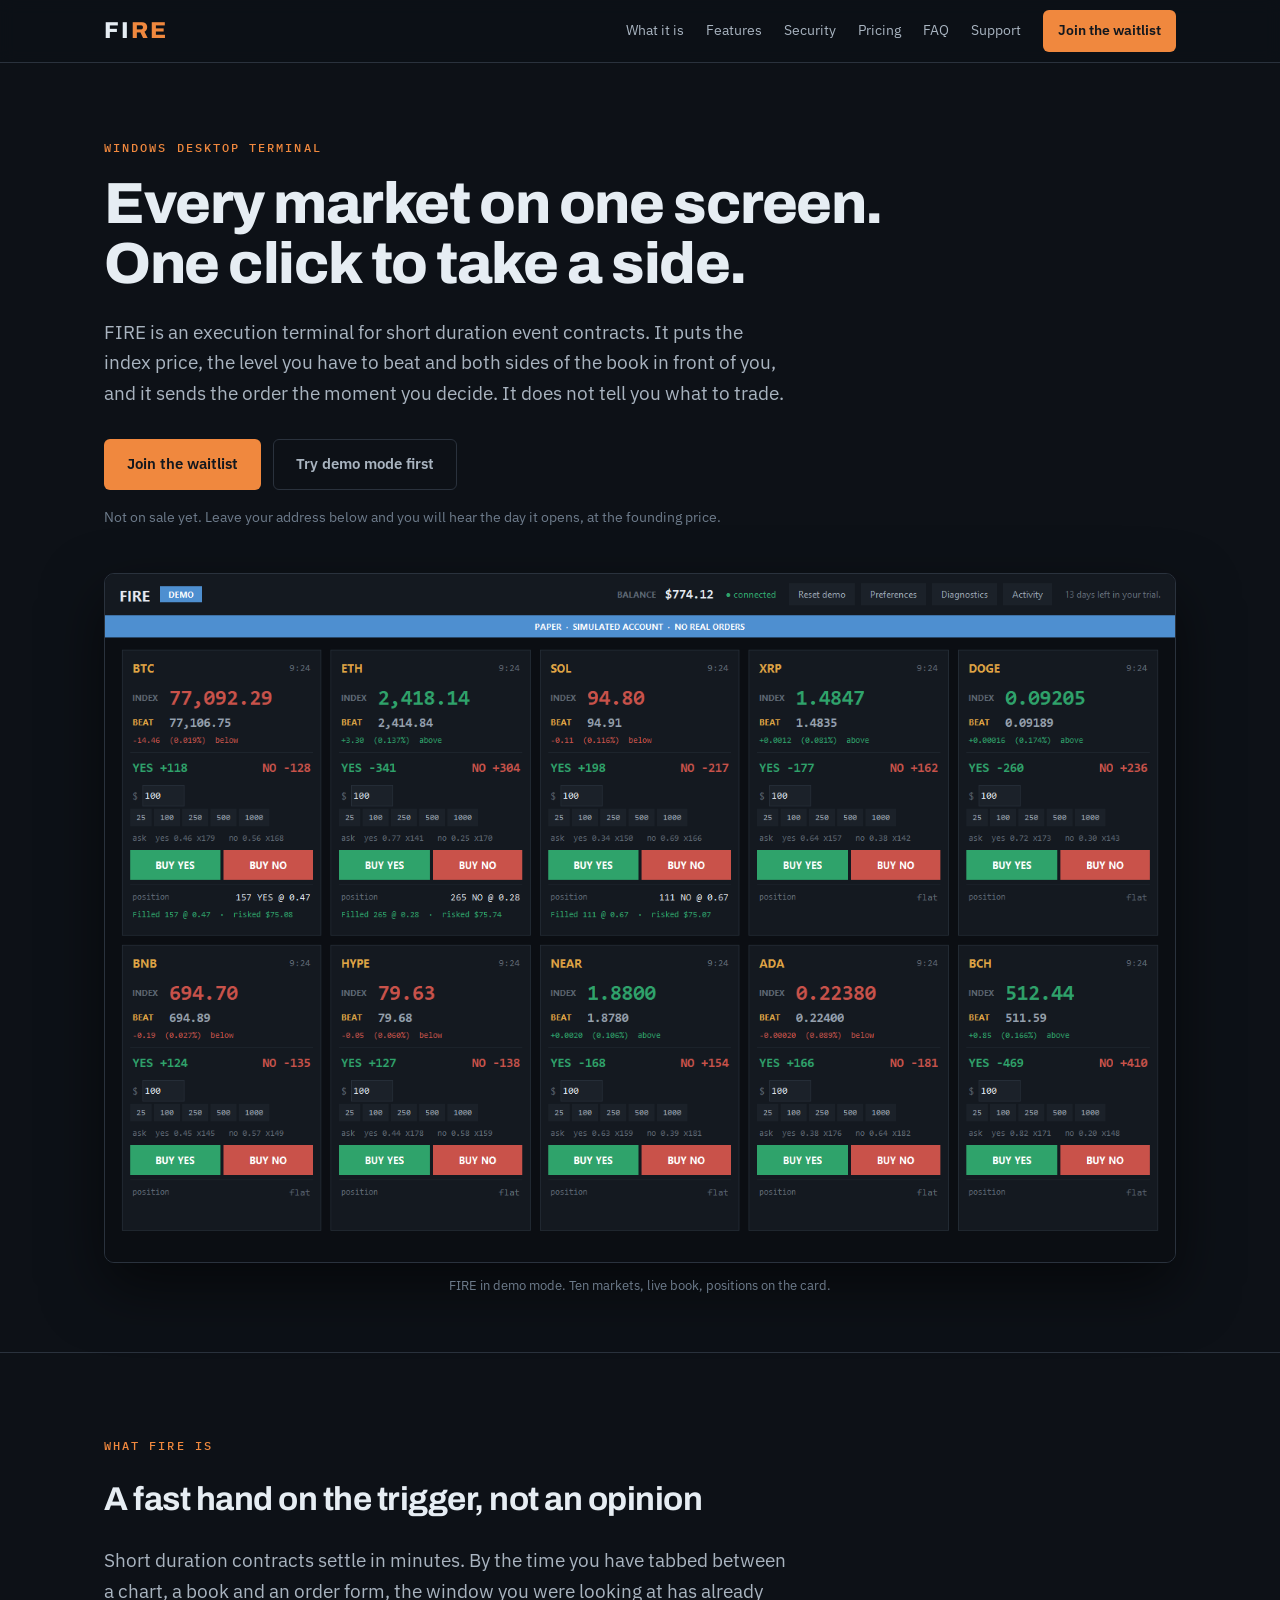
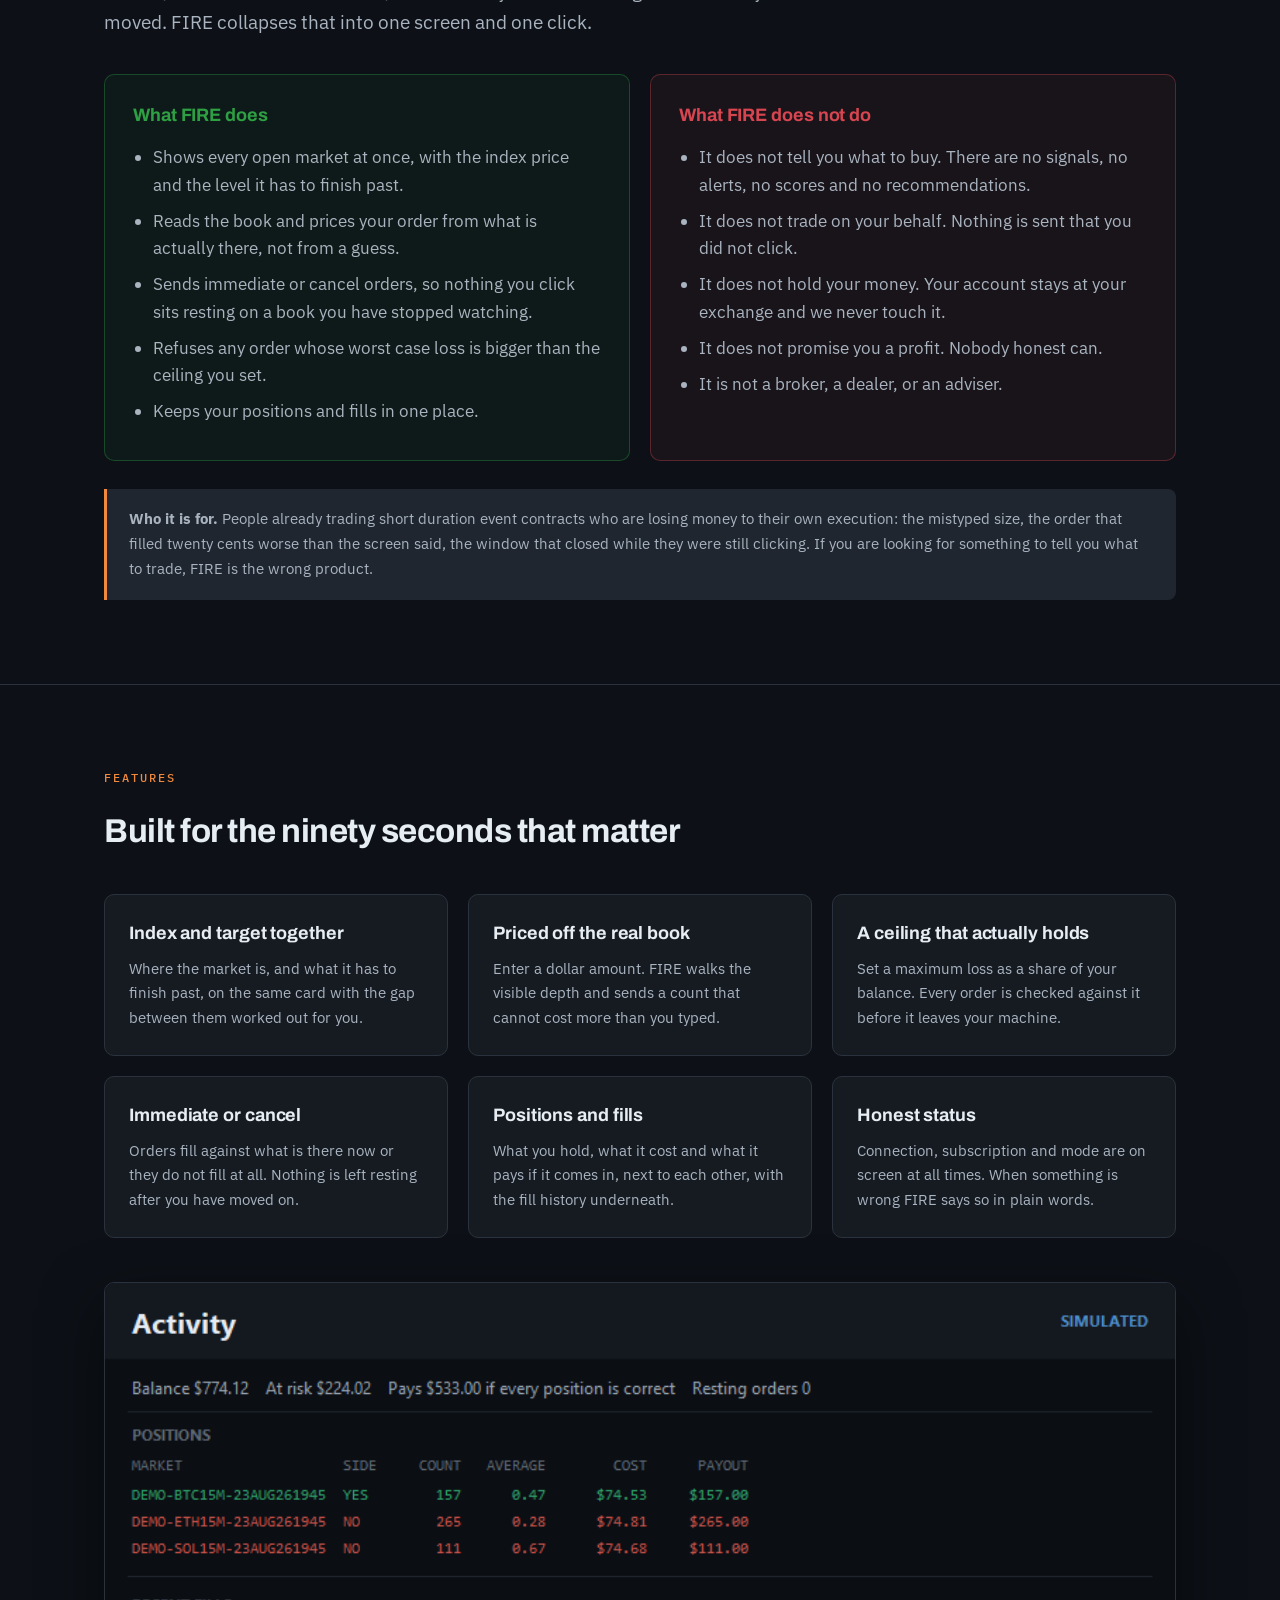
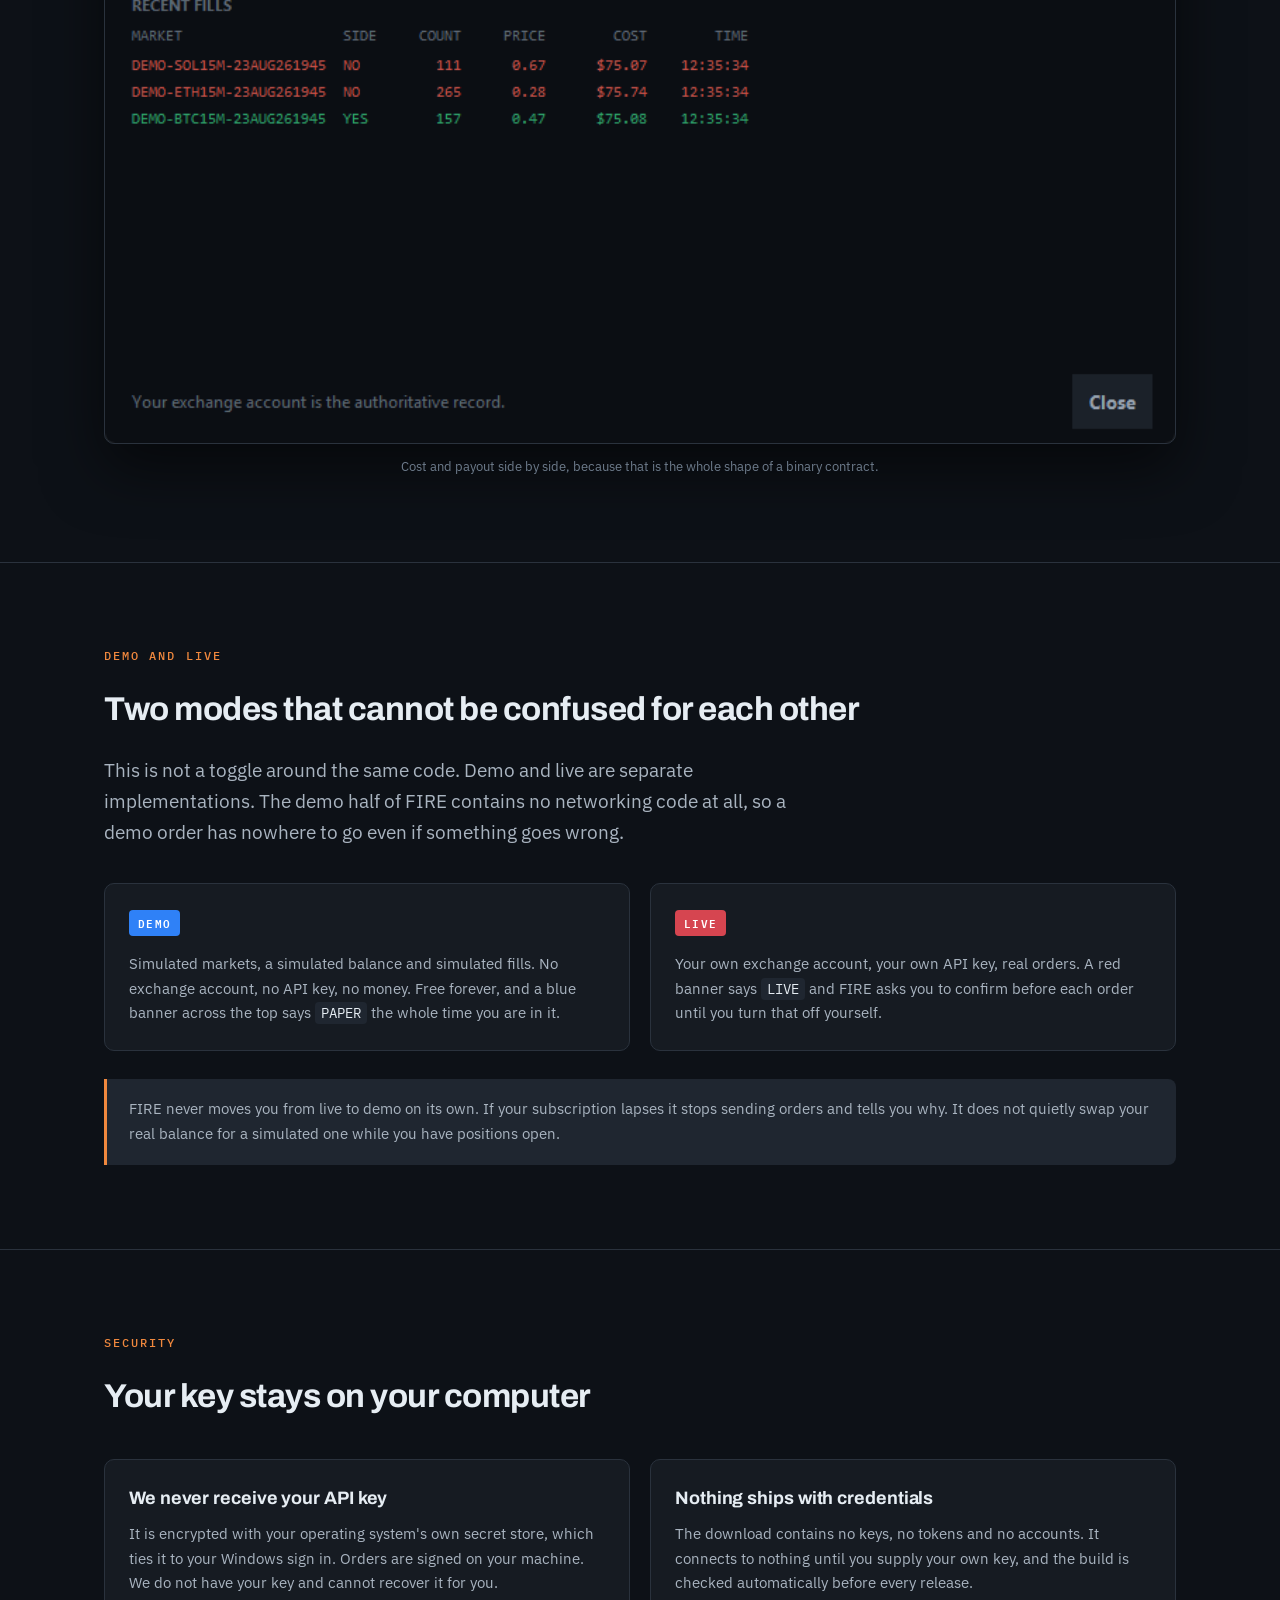
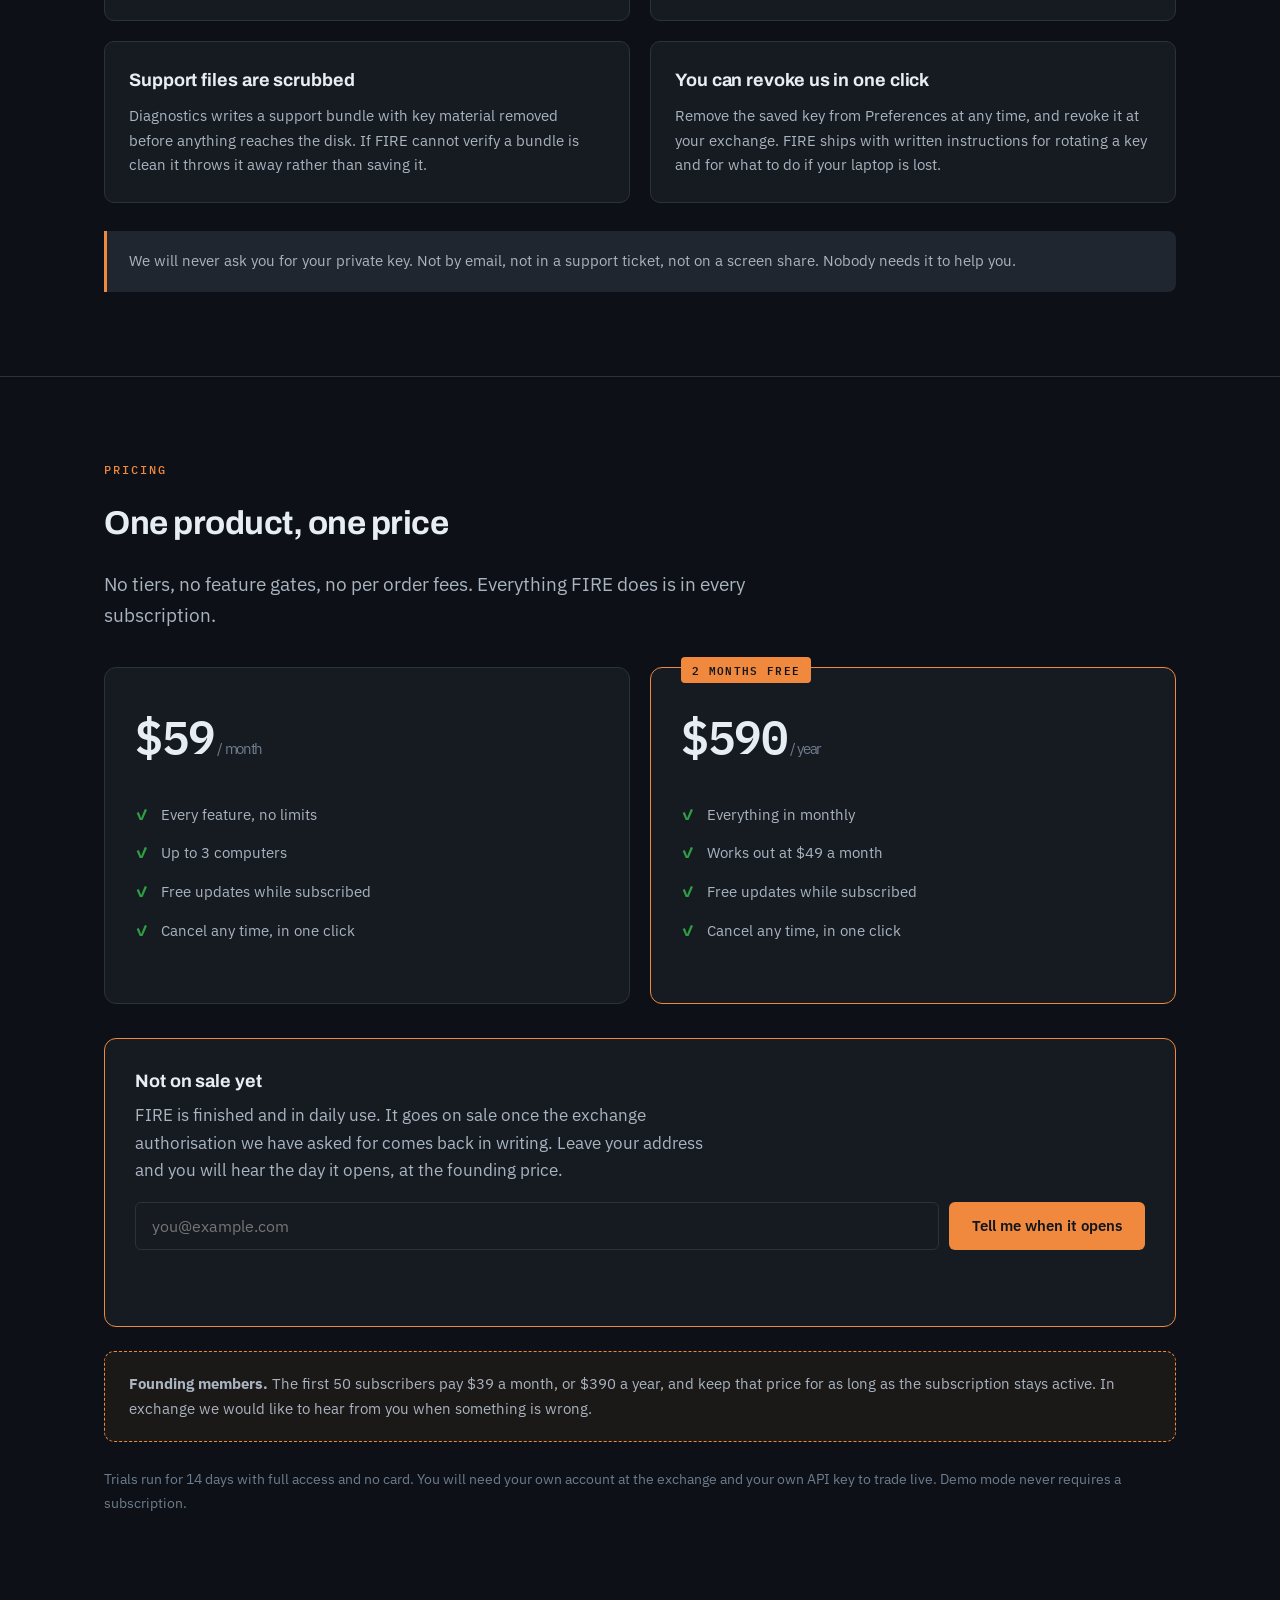
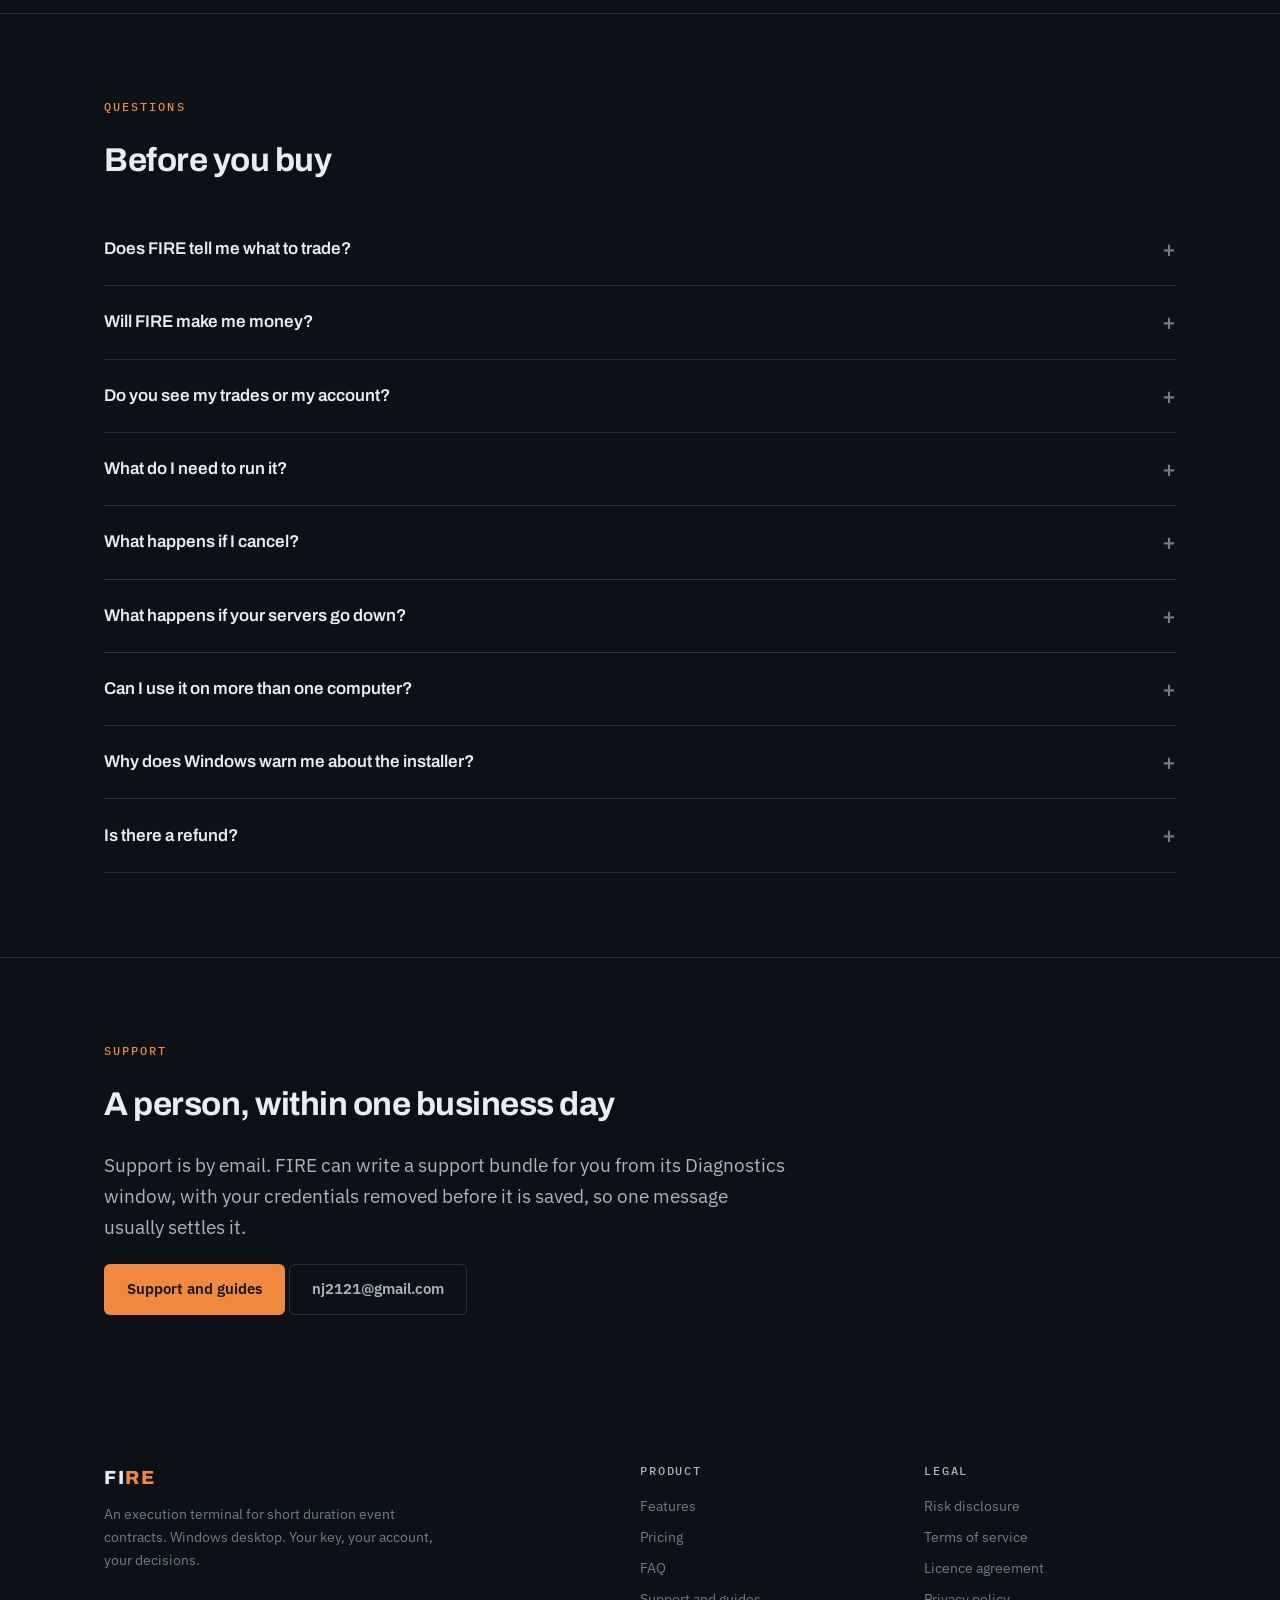
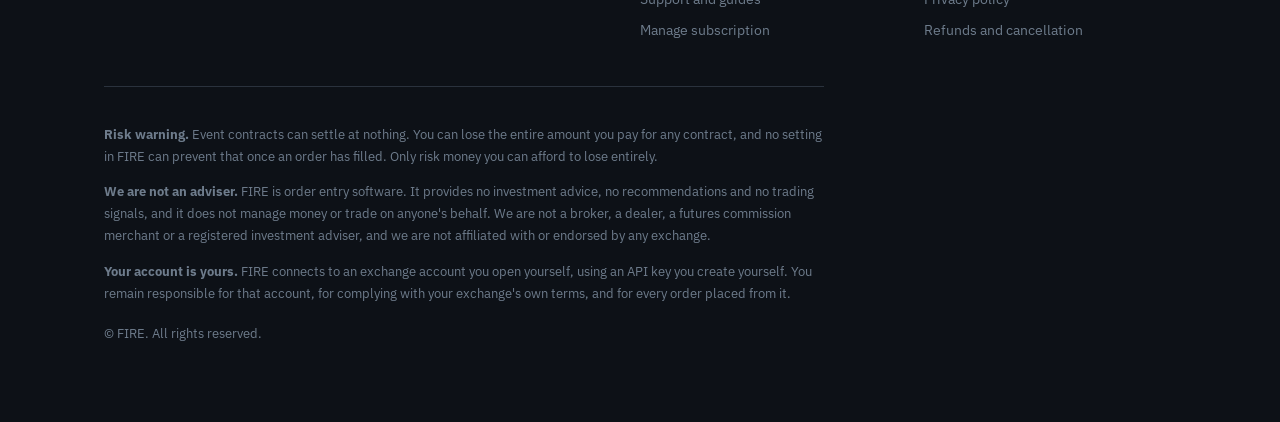
<file: site/index.html>
<!doctype html>
<html lang="en">
<head>
<meta charset="utf-8">
<meta name="viewport" content="width=device-width, initial-scale=1">
<title>FIRE — execution terminal for short duration event contracts</title>
<meta name="description" content="FIRE is a Windows execution terminal for short duration event contracts. Every open market on one screen, one click to buy either side, and a loss ceiling checked before every order.">
<link rel="preconnect" href="https://fonts.googleapis.com">
<link rel="preconnect" href="https://fonts.gstatic.com" crossorigin>
<link rel="stylesheet" href="https://fonts.googleapis.com/css2?family=Archivo:wght@600;700;800&family=IBM+Plex+Mono:wght@400;500;600&family=IBM+Plex+Sans:wght@400;500;600&display=swap">
<link rel="stylesheet" href="style.css">
</head>
<body>

<header>
  <div class="wrap bar">
    <div class="logo">FI<span>RE</span></div>
    <nav>
      <a href="#what">What it is</a>
      <a href="#features">Features</a>
      <a href="#security">Security</a>
      <a href="#pricing">Pricing</a>
      <a href="#faq">FAQ</a>
      <a href="/support">Support</a>
      <a class="btn btn-primary btn-sm" href="#pricing">Start free trial</a>
    </nav>
  </div>
</header>

<!-- ==================================================================== -->
<section class="hero">
  <div class="wrap">
    <div class="eyebrow">Windows desktop terminal</div>
    <h1>Every market on one screen.<br>One click to take a side.</h1>
    <p class="lede">
      FIRE is an execution terminal for short duration event contracts. It puts
      the index price, the level you have to beat and both sides of the book in
      front of you, and it sends the order the moment you decide. It does not
      tell you what to trade.
    </p>
    <div class="cta">
      <a class="btn btn-primary" href="#pricing">Start your free trial</a>
      <a class="btn btn-ghost" href="#demo">Try demo mode first</a>
    </div>
    <p class="hero-note" id="hero-note">
      14 day trial. No card required to start. Demo mode is free forever and
      needs no exchange account.
    </p>

    <figure>
      <img src="img/terminal.png" alt="The FIRE terminal showing ten crypto markets with index price, strike, book prices and one click buy buttons">
      <figcaption>FIRE in demo mode. Ten markets, live book, positions on the card.</figcaption>
    </figure>
  </div>
</section>

<!-- ==================================================================== -->
<section id="what">
  <div class="wrap">
    <div class="eyebrow">What FIRE is</div>
    <h2>A fast hand on the trigger, not an opinion</h2>
    <p class="lede">
      Short duration contracts settle in minutes. By the time you have tabbed
      between a chart, a book and an order form, the window you were looking at
      has already moved. FIRE collapses that into one screen and one click.
    </p>

    <div class="grid g2" style="margin-top:36px">
      <div class="does">
        <h3>What FIRE does</h3>
        <ul>
          <li>Shows every open market at once, with the index price and the
              level it has to finish past.</li>
          <li>Reads the book and prices your order from what is actually there,
              not from a guess.</li>
          <li>Sends immediate or cancel orders, so nothing you click sits
              resting on a book you have stopped watching.</li>
          <li>Refuses any order whose worst case loss is bigger than the ceiling
              you set.</li>
          <li>Keeps your positions and fills in one place.</li>
        </ul>
      </div>
      <div class="doesnt">
        <h3>What FIRE does not do</h3>
        <ul>
          <li>It does not tell you what to buy. There are no signals, no
              alerts, no scores and no recommendations.</li>
          <li>It does not trade on your behalf. Nothing is sent that you did
              not click.</li>
          <li>It does not hold your money. Your account stays at your exchange
              and we never touch it.</li>
          <li>It does not promise you a profit. Nobody honest can.</li>
          <li>It is not a broker, a dealer, or an adviser.</li>
        </ul>
      </div>
    </div>

    <div class="callout">
      <strong>Who it is for.</strong> People already trading short duration
      event contracts who are losing money to their own execution: the mistyped
      size, the order that filled twenty cents worse than the screen said, the
      window that closed while they were still clicking. If you are looking for
      something to tell you what to trade, FIRE is the wrong product.
    </div>
  </div>
</section>

<!-- ==================================================================== -->
<section id="features">
  <div class="wrap">
    <div class="eyebrow">Features</div>
    <h2>Built for the ninety seconds that matter</h2>

    <div class="grid g3">
      <div class="card">
        <h3>Index and target together</h3>
        <p>Where the market is, and what it has to finish past, on the same
        card with the gap between them worked out for you.</p>
      </div>
      <div class="card">
        <h3>Priced off the real book</h3>
        <p>Enter a dollar amount. FIRE walks the visible depth and sends a
        count that cannot cost more than you typed.</p>
      </div>
      <div class="card">
        <h3>A ceiling that actually holds</h3>
        <p>Set a maximum loss as a share of your balance. Every order is checked
        against it before it leaves your machine.</p>
      </div>
      <div class="card">
        <h3>Immediate or cancel</h3>
        <p>Orders fill against what is there now or they do not fill at all.
        Nothing is left resting after you have moved on.</p>
      </div>
      <div class="card">
        <h3>Positions and fills</h3>
        <p>What you hold, what it cost and what it pays if it comes in, next to
        each other, with the fill history underneath.</p>
      </div>
      <div class="card">
        <h3>Honest status</h3>
        <p>Connection, subscription and mode are on screen at all times. When
        something is wrong FIRE says so in plain words.</p>
      </div>
    </div>

    <figure>
      <img src="img/activity.png" alt="The FIRE activity window listing open positions with cost and payout, and a list of recent fills">
      <figcaption>Cost and payout side by side, because that is the whole shape
      of a binary contract.</figcaption>
    </figure>
  </div>
</section>

<!-- ==================================================================== -->
<section id="demo">
  <div class="wrap">
    <div class="eyebrow">Demo and live</div>
    <h2>Two modes that cannot be confused for each other</h2>
    <p class="lede">
      This is not a toggle around the same code. Demo and live are separate
      implementations. The demo half of FIRE contains no networking code at
      all, so a demo order has nowhere to go even if something goes wrong.
    </p>

    <div class="grid g2" style="margin-top:36px">
      <div class="card">
        <h3><span class="tag tag-demo">Demo</span></h3>
        <p style="margin-top:14px">
          Simulated markets, a simulated balance and simulated fills. No
          exchange account, no API key, no money. Free forever, and a blue
          banner across the top says <span class="mono">PAPER</span> the whole
          time you are in it.
        </p>
      </div>
      <div class="card">
        <h3><span class="tag tag-live">Live</span></h3>
        <p style="margin-top:14px">
          Your own exchange account, your own API key, real orders. A red
          banner says <span class="mono">LIVE</span> and FIRE asks you to
          confirm before each order until you turn that off yourself.
        </p>
      </div>
    </div>

    <div class="callout">
      FIRE never moves you from live to demo on its own. If your subscription
      lapses it stops sending orders and tells you why. It does not quietly
      swap your real balance for a simulated one while you have positions open.
    </div>
  </div>
</section>

<!-- ==================================================================== -->
<section id="security">
  <div class="wrap">
    <div class="eyebrow">Security</div>
    <h2>Your key stays on your computer</h2>

    <div class="grid g2" style="margin-top:36px">
      <div class="card">
        <h3>We never receive your API key</h3>
        <p>It is encrypted with your operating system's own secret store, which
        ties it to your Windows sign in. Orders are signed on your machine. We
        do not have your key and cannot recover it for you.</p>
      </div>
      <div class="card">
        <h3>Nothing ships with credentials</h3>
        <p>The download contains no keys, no tokens and no accounts. It connects
        to nothing until you supply your own key, and the build is checked
        automatically before every release.</p>
      </div>
      <div class="card">
        <h3>Support files are scrubbed</h3>
        <p>Diagnostics writes a support bundle with key material removed before
        anything reaches the disk. If FIRE cannot verify a bundle is clean it
        throws it away rather than saving it.</p>
      </div>
      <div class="card">
        <h3>You can revoke us in one click</h3>
        <p>Remove the saved key from Preferences at any time, and revoke it at
        your exchange. FIRE ships with written instructions for rotating a key
        and for what to do if your laptop is lost.</p>
      </div>
    </div>

    <div class="callout">
      We will never ask you for your private key. Not by email, not in a support
      ticket, not on a screen share. Nobody needs it to help you.
    </div>
  </div>
</section>

<!-- ==================================================================== -->
<section id="pricing">
  <div class="wrap">
    <div class="eyebrow">Pricing</div>
    <h2>One product, one price</h2>
    <p class="lede">
      No tiers, no feature gates, no per order fees. Everything FIRE does is in
      every subscription.
    </p>

    <div class="prices">
      <div class="price">
        <div class="amount">$59<span class="per"> / month</span></div>
        <ul>
          <li>Every feature, no limits</li>
          <li>Up to 3 computers</li>
          <li>Free updates while subscribed</li>
          <li>Cancel any time, in one click</li>
        </ul>
        <a class="btn btn-ghost" href="#" data-plan="monthly">Start free trial</a>
      </div>

      <div class="price featured">
        <div class="flag">2 months free</div>
        <div class="amount">$590<span class="per"> / year</span></div>
        <ul>
          <li>Everything in monthly</li>
          <li>Works out at $49 a month</li>
          <li>Free updates while subscribed</li>
          <li>Cancel any time, in one click</li>
        </ul>
        <a class="btn btn-primary" href="#" data-plan="annual">Start free trial</a>
      </div>
    </div>

    <!-- Shown before selling opens. The prices above stay visible, because
         somebody deciding whether to care needs to know what it will cost. -->
    <div class="waitlist" id="waitlist" hidden>
      <h3 style="margin-bottom:6px">Not on sale yet</h3>
      <p style="color:var(--text-dim); margin:0 0 18px; max-width:60ch">
        FIRE is finished and in daily use. It goes on sale once the exchange
        authorisation we have asked for comes back in writing. Leave your
        address and you will hear the day it opens, at the founding price.
      </p>
      <form id="wl-form" style="display:flex; gap:10px; flex-wrap:wrap">
        <input id="wl-email" type="email" required placeholder="you@example.com"
               autocomplete="email"
               style="flex:1 1 260px; padding:13px 16px; border-radius:6px;
                      background:var(--panel); border:1px solid var(--rule);
                      color:var(--text); font-size:16px; font-family:var(--body)">
        <button class="btn btn-primary" type="submit">Tell me when it opens</button>
      </form>
      <p id="wl-msg" style="color:var(--text-faint); font-size:14px; min-height:22px; margin-top:12px"></p>
    </div>

    <div class="founding">
      <strong>Founding members.</strong> The first 50 subscribers pay $39 a
      month, or $390 a year, and keep that price for as long as the subscription
      stays active. In exchange we would like to hear from you when something is
      wrong.
    </div>

    <p style="margin-top:26px; color:var(--text-faint); font-size:14px">
      Trials run for 14 days with full access and no card. You will need your
      own account at the exchange and your own API key to trade live. Demo mode
      never requires a subscription.
    </p>
  </div>
</section>

<!-- ==================================================================== -->
<section id="faq">
  <div class="wrap">
    <div class="eyebrow">Questions</div>
    <h2>Before you buy</h2>

    <div style="margin-top:26px">
      <details>
        <summary>Does FIRE tell me what to trade?</summary>
        <p>No, and it never will. FIRE has no signals, no scores, no alerts and
        no recommendations. It shows you the market and sends the order you
        click. Every trading decision is yours.</p>
      </details>
      <details>
        <summary>Will FIRE make me money?</summary>
        <p>We have no idea, and anyone who tells you otherwise about any trading
        product is selling you something. FIRE is a tool for placing orders
        faster and more precisely than a browser lets you. What you do with it
        is up to you, and you can lose the entire amount you risk on any
        contract.</p>
      </details>
      <details>
        <summary>Do you see my trades or my account?</summary>
        <p>No. FIRE runs on your computer and talks to your exchange directly
        using your key. We do not receive your orders, your positions, your
        balance or your key. The only thing our servers know about you is
        whether your subscription is paid.</p>
      </details>
      <details>
        <summary>What do I need to run it?</summary>
        <p>Windows 10 or 11 and an account at a supported exchange with an API
        key you create yourself. There is nothing to install beyond the
        installer: no Python, no command line, no configuration files.</p>
      </details>
      <details>
        <summary>What happens if I cancel?</summary>
        <p>You keep access until the end of the period you have paid for, then
        FIRE stops sending orders and tells you why. Nothing is closed and
        nothing is sold. Positions you hold stay open at your exchange, where
        you manage them as normal. Demo mode keeps working.</p>
      </details>
      <details>
        <summary>What happens if your servers go down?</summary>
        <p>FIRE keeps working. Your subscription is confirmed with a signed
        token that stays valid for several days without a check, precisely so
        an outage on our side cannot lock you out of a position on yours.</p>
      </details>
      <details>
        <summary>Can I use it on more than one computer?</summary>
        <p>Yes, up to three. If you need to move to a new machine beyond that,
        write to us and we will free one up.</p>
      </details>
      <details>
        <summary>Why does Windows warn me about the installer?</summary>
        <p>Windows shows that warning for any installer it has not seen many
        times before. Choose More info, then Run anyway. We are working on a
        signing certificate, which is what removes it.</p>
      </details>
      <details>
        <summary>Is there a refund?</summary>
        <p>The trial exists so you can find out before paying. If something is
        genuinely wrong in your first week of a paid subscription, write to us
        and we will refund it.</p>
      </details>
    </div>
  </div>
</section>

<!-- ==================================================================== -->
<section id="support">
  <div class="wrap">
    <div class="eyebrow">Support</div>
    <h2>A person, within one business day</h2>
    <p class="lede">
      Support is by email. FIRE can write a support bundle for you from its
      Diagnostics window, with your credentials removed before it is saved, so
      one message usually settles it.
    </p>
    <p style="margin-top:22px">
      <a class="btn btn-primary" href="/support">Support and guides</a>
      <a class="btn btn-ghost" href="mailto:SUPPORT_EMAIL" data-show-address="1">Email support</a>
    </p>
  </div>
</section>

<!-- ==================================================================== -->
<footer>
  <div class="wrap">
    <div class="foot-grid">
      <div>
        <div class="logo" style="font-size:19px">FI<span>RE</span></div>
        <p style="margin-top:10px; max-width:44ch">
          An execution terminal for short duration event contracts. Windows
          desktop. Your key, your account, your decisions.
        </p>
      </div>
      <div>
        <h4>Product</h4>
        <ul>
          <li><a href="#features">Features</a></li>
          <li><a href="#pricing">Pricing</a></li>
          <li><a href="#faq">FAQ</a></li>
          <li><a href="/support">Support and guides</a></li>
          <li><a href="/account">Manage subscription</a></li>
        </ul>
      </div>
      <div>
        <h4>Legal</h4>
        <ul>
          <li><a href="/legal/risk">Risk disclosure</a></li>
          <li><a href="/legal/terms">Terms of service</a></li>
          <li><a href="/legal/licence">Licence agreement</a></li>
          <li><a href="/legal/privacy">Privacy policy</a></li>
          <li><a href="/legal/refunds">Refunds and cancellation</a></li>
        </ul>
      </div>
    </div>

    <div class="disclaimer">
      <p><strong>Risk warning.</strong> Event contracts can settle at nothing.
      You can lose the entire amount you pay for any contract, and no setting in
      FIRE can prevent that once an order has filled. Only risk money you can
      afford to lose entirely.</p>
      <p><strong>We are not an adviser.</strong> FIRE is order entry software.
      It provides no investment advice, no recommendations and no trading
      signals, and it does not manage money or trade on anyone's behalf. We are
      not a broker, a dealer, a futures commission merchant or a registered
      investment adviser, and we are not affiliated with or endorsed by any
      exchange.</p>
      <p><strong>Your account is yours.</strong> FIRE connects to an exchange
      account you open yourself, using an API key you create yourself. You
      remain responsible for that account, for complying with your exchange's
      own terms, and for every order placed from it.</p>
      <p style="margin-top:18px">© FIRE. All rights reserved.</p>
    </div>
  </div>
</footer>

<script src="config.js"></script>
<script>
// Checkout is started by the licence service, which creates the Stripe session.
// The site never holds a Stripe key and never sees a card.
// Waitlist, used before selling opens.
var wlForm = document.getElementById('wl-form');
if (wlForm) {
  wlForm.addEventListener('submit', function (event) {
    event.preventDefault();
    var msg = document.getElementById('wl-msg');
    var email = document.getElementById('wl-email').value.trim();
    if (!email) { return; }
    msg.textContent = 'One moment...';
    fetch(window.FIRE_API + '/waitlist', {
      method: 'POST',
      headers: { 'Content-Type': 'application/json' },
      body: JSON.stringify({ email: email, source: 'landing' })
    }).then(function (r) {
      if (!r.ok) { throw new Error('rejected'); }
      return r.json();
    }).then(function () {
      // Whether or not they were already on it, the honest answer is the same.
      msg.textContent = 'You are on the list. We will write once, when it opens.';
      msg.style.color = 'var(--yes)';
      wlForm.hidden = true;
    }).catch(function () {
      msg.textContent = 'That did not go through. Check the address, or email '
        + 'us and we will add you by hand.';
      msg.style.color = 'var(--no)';
    });
  });
}

document.querySelectorAll('[data-plan]').forEach(function (el) {
  el.addEventListener('click', function (event) {
    event.preventDefault();
    var plan = el.getAttribute('data-plan');
    // A hosted checkout is just a link. Prefer it: no API call, no card here.
    var hosted = (window.FIRE_CONFIG || {})[
      plan === 'annual' ? 'checkoutAnnual' : 'checkoutMonthly'];
    if (hosted) { window.location = hosted; return; }
    var original = el.textContent;
    el.textContent = 'Opening checkout...';
    fetch(window.FIRE_API + '/checkout', {
      method: 'POST',
      headers: { 'Content-Type': 'application/json' },
      body: JSON.stringify({ plan: plan })
    }).then(function (r) {
      if (!r.ok) { throw new Error('checkout unavailable'); }
      return r.json();
    }).then(function (data) {
      if (data.url) { window.location = data.url; }
      else { throw new Error('no url'); }
    }).catch(function () {
      el.textContent = original;
      alert('Checkout is not available at the moment. Please try again in a '
          + 'minute, or email support and we will sort it out.');
    });
  });
});
</script>
</body>
</html>
</file>
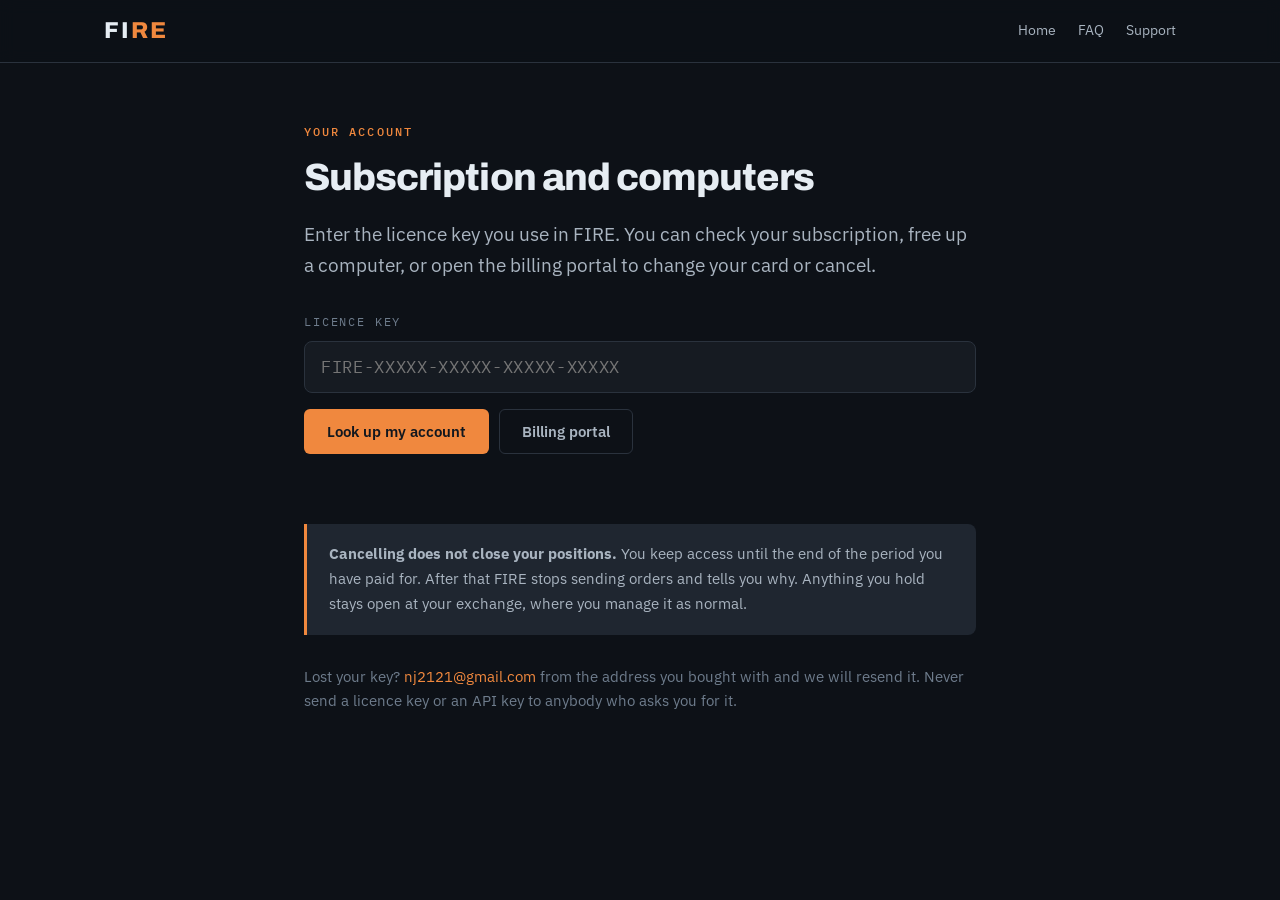
<file: site/account.html>
<!doctype html>
<html lang="en">
<head>
<meta charset="utf-8">
<meta name="viewport" content="width=device-width, initial-scale=1">
<title>Your FIRE account</title>
<meta name="robots" content="noindex">
<link rel="preconnect" href="https://fonts.googleapis.com">
<link rel="preconnect" href="https://fonts.gstatic.com" crossorigin>
<link rel="stylesheet" href="https://fonts.googleapis.com/css2?family=Archivo:wght@600;700;800&family=IBM+Plex+Mono:wght@400;500;600&family=IBM+Plex+Sans:wght@400;500;600&display=swap">
<link rel="stylesheet" href="style.css">
<style>
  .field {
    width: 100%; padding: 14px 16px; border-radius: 8px;
    background: var(--panel); border: 1px solid var(--rule);
    color: var(--text); font-size: 17px; letter-spacing: 0.04em;
    font-family: var(--mono);
  }
  .field:focus-visible { outline: 2px solid var(--accent); outline-offset: 2px; }
  .state { background: var(--panel); border: 1px solid var(--rule);
           border-radius: 12px; padding: 26px 28px; margin-top: 30px; }
  .state dl { display: grid; grid-template-columns: auto 1fr; gap: 10px 24px;
              margin: 0; }
  .state dt { color: var(--text-faint); font-family: var(--mono);
              font-size: 11.5px; letter-spacing: 0.14em; text-transform: uppercase;
              align-self: center; }
  .state dd { margin: 0; color: var(--text); }
  .pill { display: inline-block; padding: 3px 10px; border-radius: 4px;
          font-family: var(--mono); font-size: 11px; letter-spacing: 0.1em;
          text-transform: uppercase; font-weight: 600; }
  .pill-ok { background: rgba(46,160,67,.16); color: var(--yes); }
  .pill-warn { background: rgba(240,136,62,.16); color: var(--accent); }
  .pill-bad { background: rgba(214,69,80,.16); color: var(--no); }
  .machine { display: flex; align-items: center; gap: 14px; padding: 12px 0;
             border-bottom: 1px solid var(--rule); }
  .machine:last-child { border-bottom: 0; }
  .machine code { font-size: 14px; }
  .machine .when { color: var(--text-faint); font-size: 14px; margin-left: auto; }
</style>
</head>
<body>

<header>
  <div class="wrap bar">
    <div class="logo">FI<span>RE</span></div>
    <nav><a href="/">Home</a><a href="/#faq">FAQ</a><a href="/support">Support</a></nav>
  </div>
</header>

<section style="padding-top:60px">
  <div class="wrap" style="max-width:720px">
    <div class="eyebrow">Your account</div>
    <h1 style="font-size:38px">Subscription and computers</h1>
    <p class="lede">
      Enter the licence key you use in FIRE. You can check your subscription,
      free up a computer, or open the billing portal to change your card or
      cancel.
    </p>

    <div style="margin-top:32px">
      <label for="key" style="display:block; font-family:var(--mono); font-size:11.5px;
             letter-spacing:0.16em; text-transform:uppercase; color:var(--text-faint);
             margin-bottom:9px">Licence key</label>
      <input id="key" class="field" placeholder="FIRE-XXXXX-XXXXX-XXXXX-XXXXX"
             autocomplete="off" spellcheck="false">
      <p style="margin-top:16px; display:flex; gap:10px; flex-wrap:wrap">
        <button class="btn btn-primary" id="look">Look up my account</button>
        <button class="btn btn-ghost" id="portal">Billing portal</button>
      </p>
      <p id="msg" style="color:var(--text-faint); font-size:15px; min-height:24px"></p>
    </div>

    <div class="state" id="state" hidden>
      <dl>
        <dt>Status</dt><dd id="s-status"></dd>
        <dt>Plan</dt><dd id="s-plan"></dd>
        <dt id="s-when-label">Renews</dt><dd id="s-when"></dd>
        <dt>Computers</dt><dd id="s-seats"></dd>
      </dl>

      <hr style="border:0; border-top:1px solid var(--rule); margin:22px 0">
      <div style="font-family:var(--mono); font-size:11.5px; letter-spacing:0.16em;
                  text-transform:uppercase; color:var(--text-faint); margin-bottom:6px">
        Where FIRE is installed
      </div>
      <div id="machines"></div>
      <p style="color:var(--text-faint); font-size:14px; margin-top:16px">
        Replacing a computer? Remove the old one here and the seat is free
        immediately. Removing a computer does not cancel anything and does not
        touch your exchange account.
      </p>
    </div>

    <div class="callout" style="margin-top:30px">
      <strong>Cancelling does not close your positions.</strong> You keep access
      until the end of the period you have paid for. After that FIRE stops
      sending orders and tells you why. Anything you hold stays open at your
      exchange, where you manage it as normal.
    </div>

    <p style="margin-top:30px; color:var(--text-faint); font-size:15px">
      Lost your key? <a href="mailto:SUPPORT_EMAIL" data-show-address="1">Email us</a>
      from the address you bought with and we will resend it. Never send a
      licence key or an API key to anybody who asks you for it.
    </p>
  </div>
</section>

<script src="config.js"></script>
<script>
(function () {
  var msg = document.getElementById('msg');
  var state = document.getElementById('state');

  function key() { return document.getElementById('key').value.trim(); }

  function say(text, tone) {
    msg.textContent = text;
    msg.style.color = tone || 'var(--text-faint)';
  }

  function when(epoch) {
    if (!epoch) { return 'no end date'; }
    return new Date(epoch * 1000).toLocaleDateString(undefined,
      { year: 'numeric', month: 'long', day: 'numeric' });
  }

  var PILL = {
    active: ['pill-ok', 'Active'],
    trial: ['pill-ok', 'Trial'],
    expired: ['pill-warn', 'Ended'],
    revoked: ['pill-bad', 'Revoked']
  };

  function render(data) {
    var pill = PILL[data.status] || ['pill-warn', data.status];
    document.getElementById('s-status').innerHTML =
      '<span class="pill ' + pill[0] + '">' + pill[1] + '</span>';
    document.getElementById('s-plan').textContent = data.plan || 'FIRE';
    document.getElementById('s-when-label').textContent =
      data.status === 'active' ? 'Renews' : 'Ended';
    document.getElementById('s-when').textContent = when(data.expires);
    document.getElementById('s-seats').textContent =
      data.seats_used + ' of ' + data.seats + ' in use';

    var host = document.getElementById('machines');
    host.textContent = '';
    if (!data.computers.length) {
      host.innerHTML = '<p style="color:var(--text-faint); margin:10px 0 0">'
        + 'FIRE has not been activated on any computer yet.</p>';
    }
    data.computers.forEach(function (c) {
      var row = document.createElement('div');
      row.className = 'machine';
      row.innerHTML = '<code>' + c.id + '</code>'
        + '<span class="when">last used ' + when(c.last_seen) + '</span>';
      var btn = document.createElement('button');
      btn.className = 'btn btn-ghost btn-sm';
      btn.textContent = 'Remove';
      btn.onclick = function () {
        btn.disabled = true;
        btn.textContent = 'Removing...';
        fetch(window.FIRE_API + '/licence/release', {
          method: 'POST',
          headers: { 'Content-Type': 'application/json' },
          body: JSON.stringify({ key: key(), install: c.handle })
        }).then(function (r) {
          if (!r.ok) { throw new Error('failed'); }
          return look();
        }).catch(function () {
          btn.disabled = false;
          btn.textContent = 'Remove';
          say('That computer could not be removed. Please try again.', 'var(--no)');
        });
      };
      row.appendChild(btn);
      host.appendChild(row);
    });
    state.hidden = false;
  }

  function look() {
    if (!key()) { say('Enter the licence key you use in FIRE.'); return; }
    say('Looking that up...');
    return fetch(window.FIRE_API + '/licence/state?key=' + encodeURIComponent(key()))
      .then(function (r) {
        if (r.status === 404) { throw new Error('unknown'); }
        if (!r.ok) { throw new Error('unavailable'); }
        return r.json();
      })
      .then(function (data) { say(''); render(data); })
      .catch(function (err) {
        state.hidden = true;
        say(err.message === 'unknown'
          ? 'We do not recognise that key. Check it against your receipt, or email support.'
          : 'We could not reach the account service right now. Please try again shortly.',
          'var(--no)');
      });
  }

  document.getElementById('look').addEventListener('click', look);

  document.getElementById('portal').addEventListener('click', function () {
    if (!key()) { say('Enter the licence key you use in FIRE.'); return; }
    say('Opening the billing portal...');
    fetch(window.FIRE_API + '/portal?key=' + encodeURIComponent(key()))
      .then(function (r) {
        if (r.status === 404) { throw new Error('unknown'); }
        if (!r.ok) { throw new Error('unavailable'); }
        return r.json();
      })
      .then(function (data) { window.location = data.url; })
      .catch(function (err) {
        say(err.message === 'unknown'
          ? 'We do not recognise that key. Check it against your receipt.'
          : 'The billing portal is not reachable right now. Please try again shortly.',
          'var(--no)');
      });
  });
})();
</script>
</body>
</html>
</file>
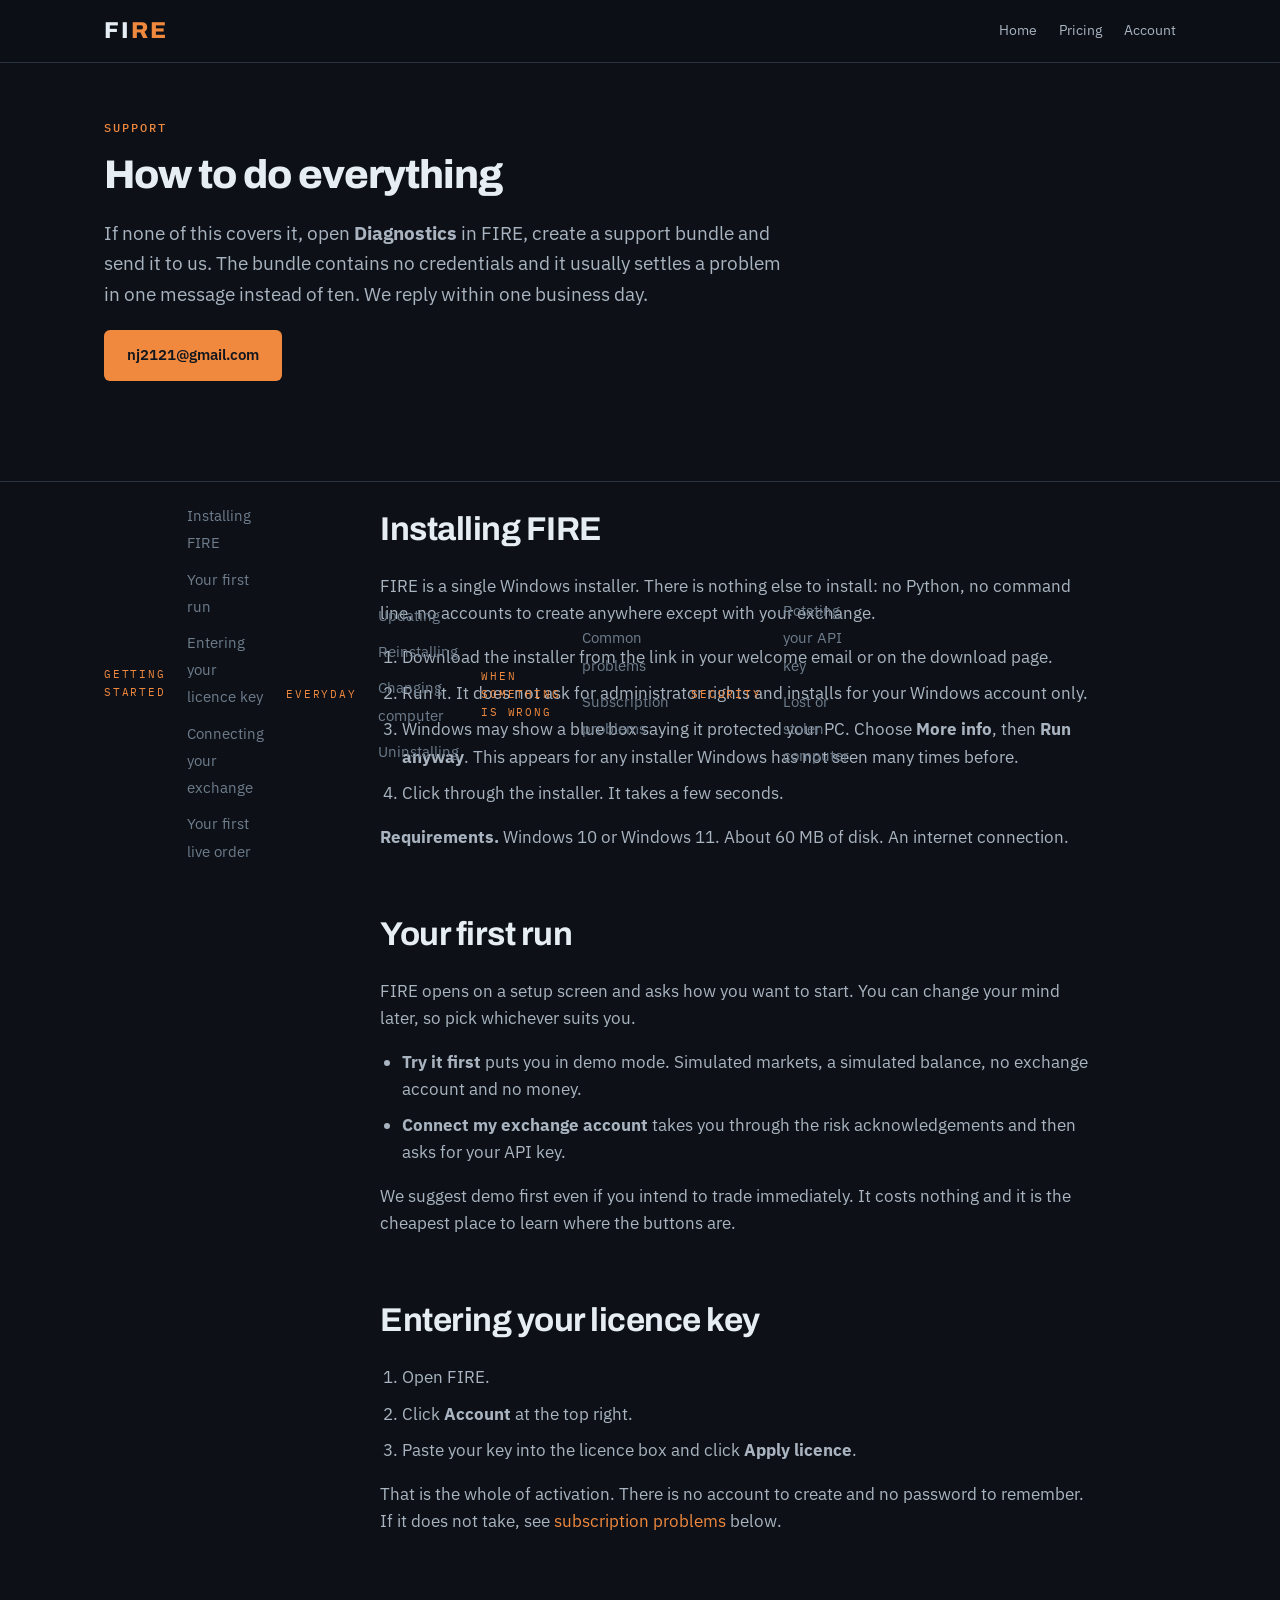
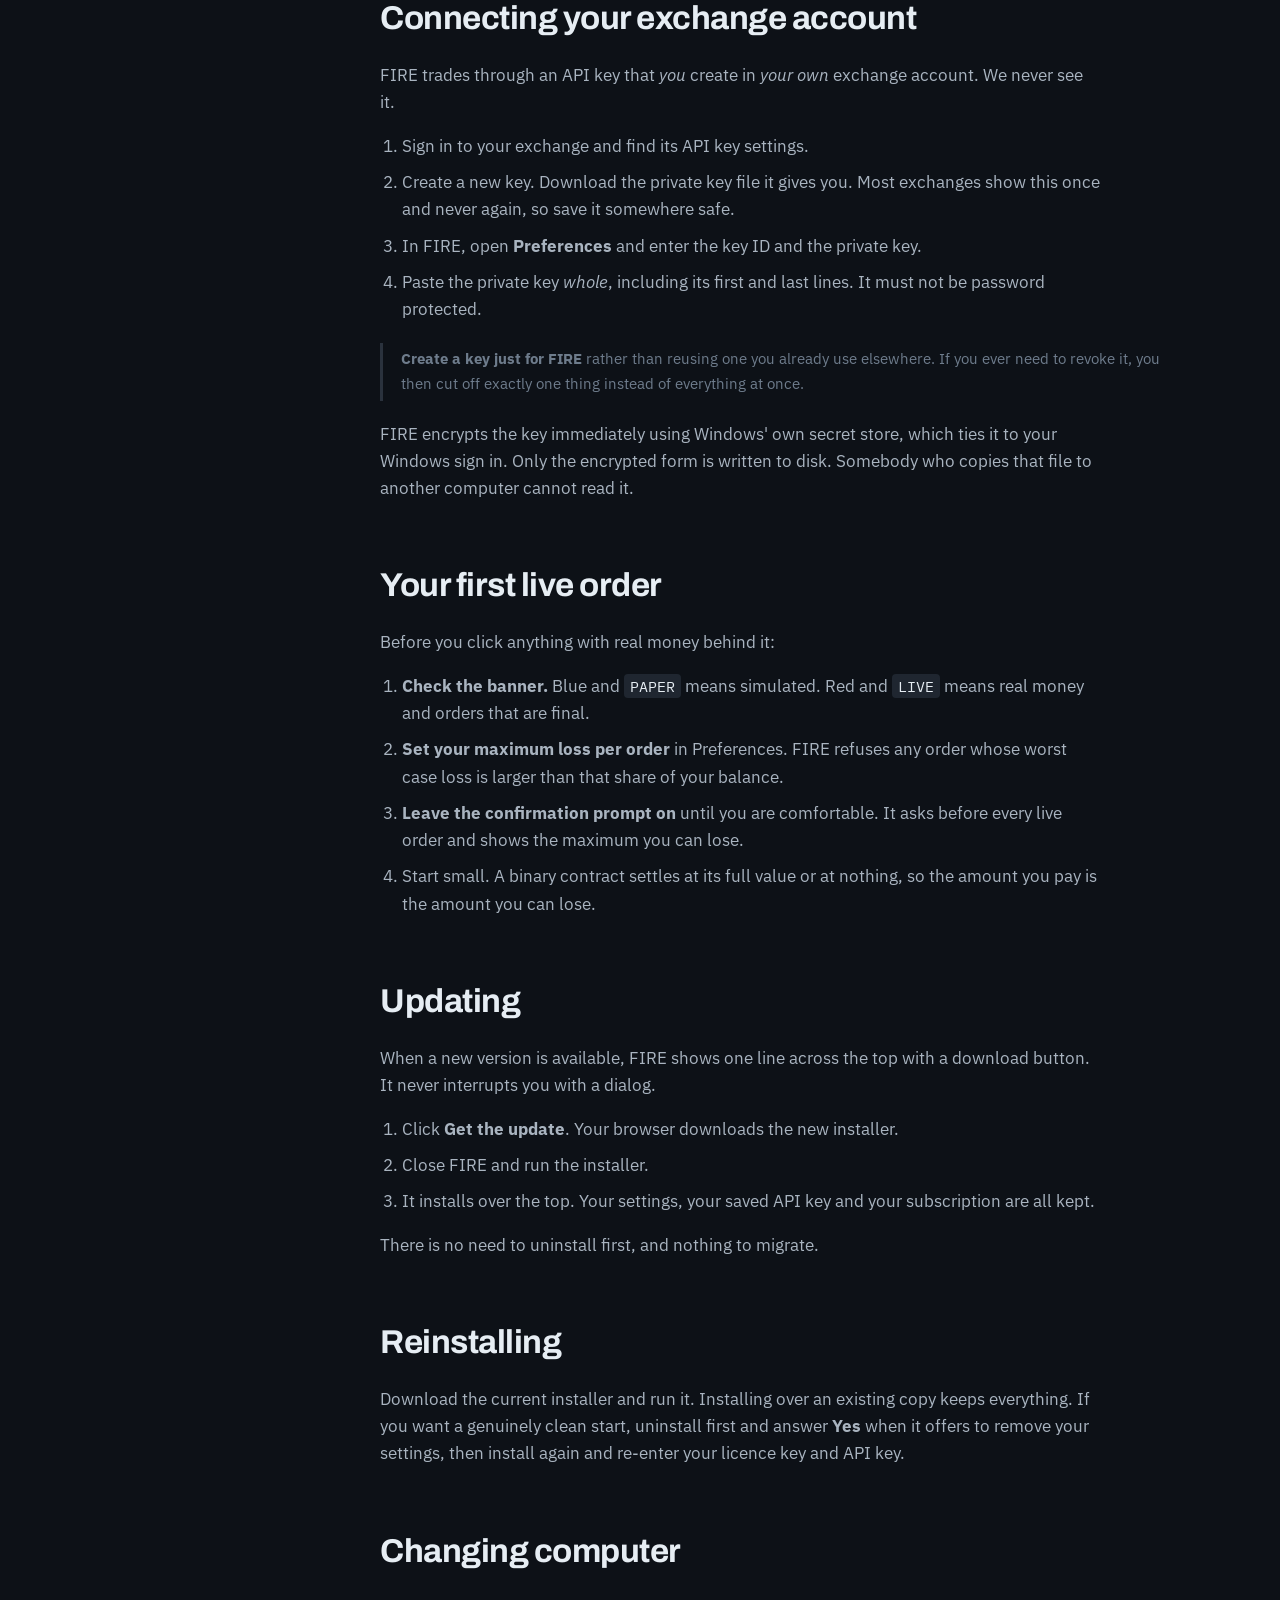
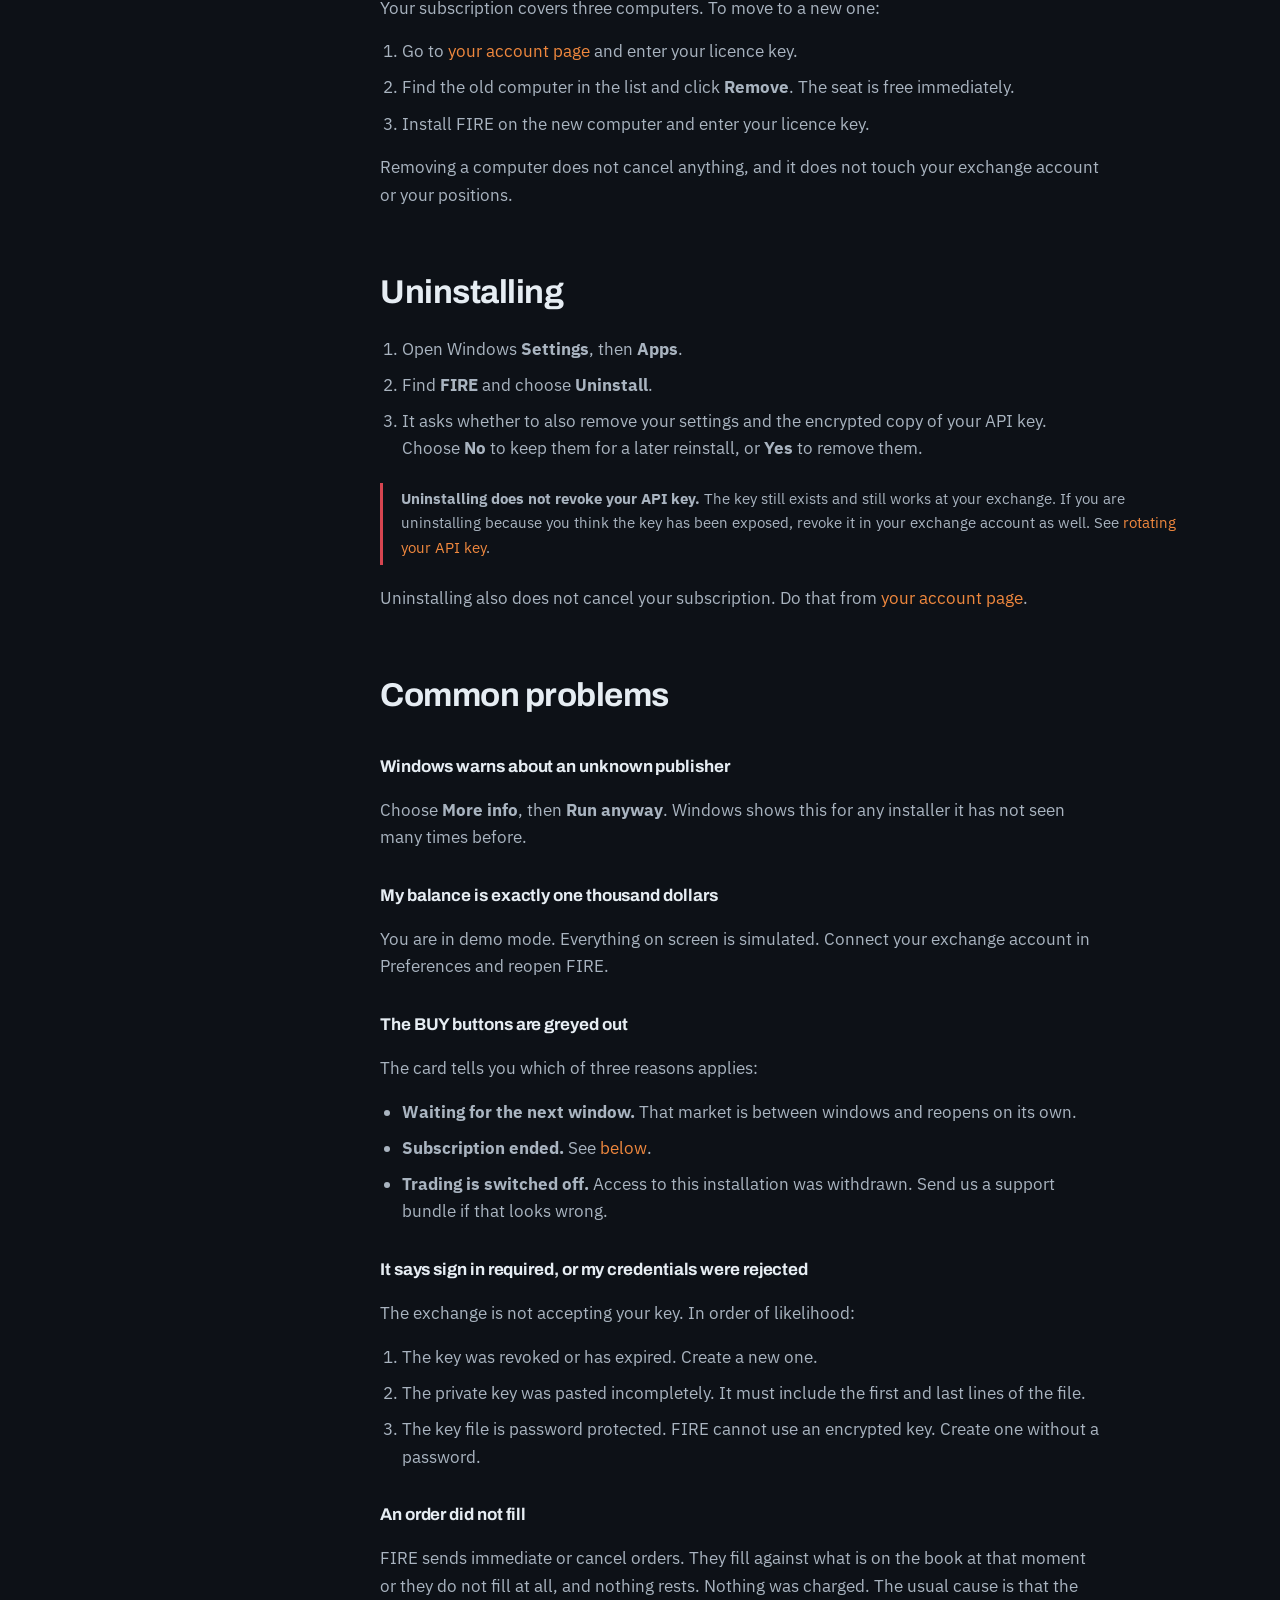
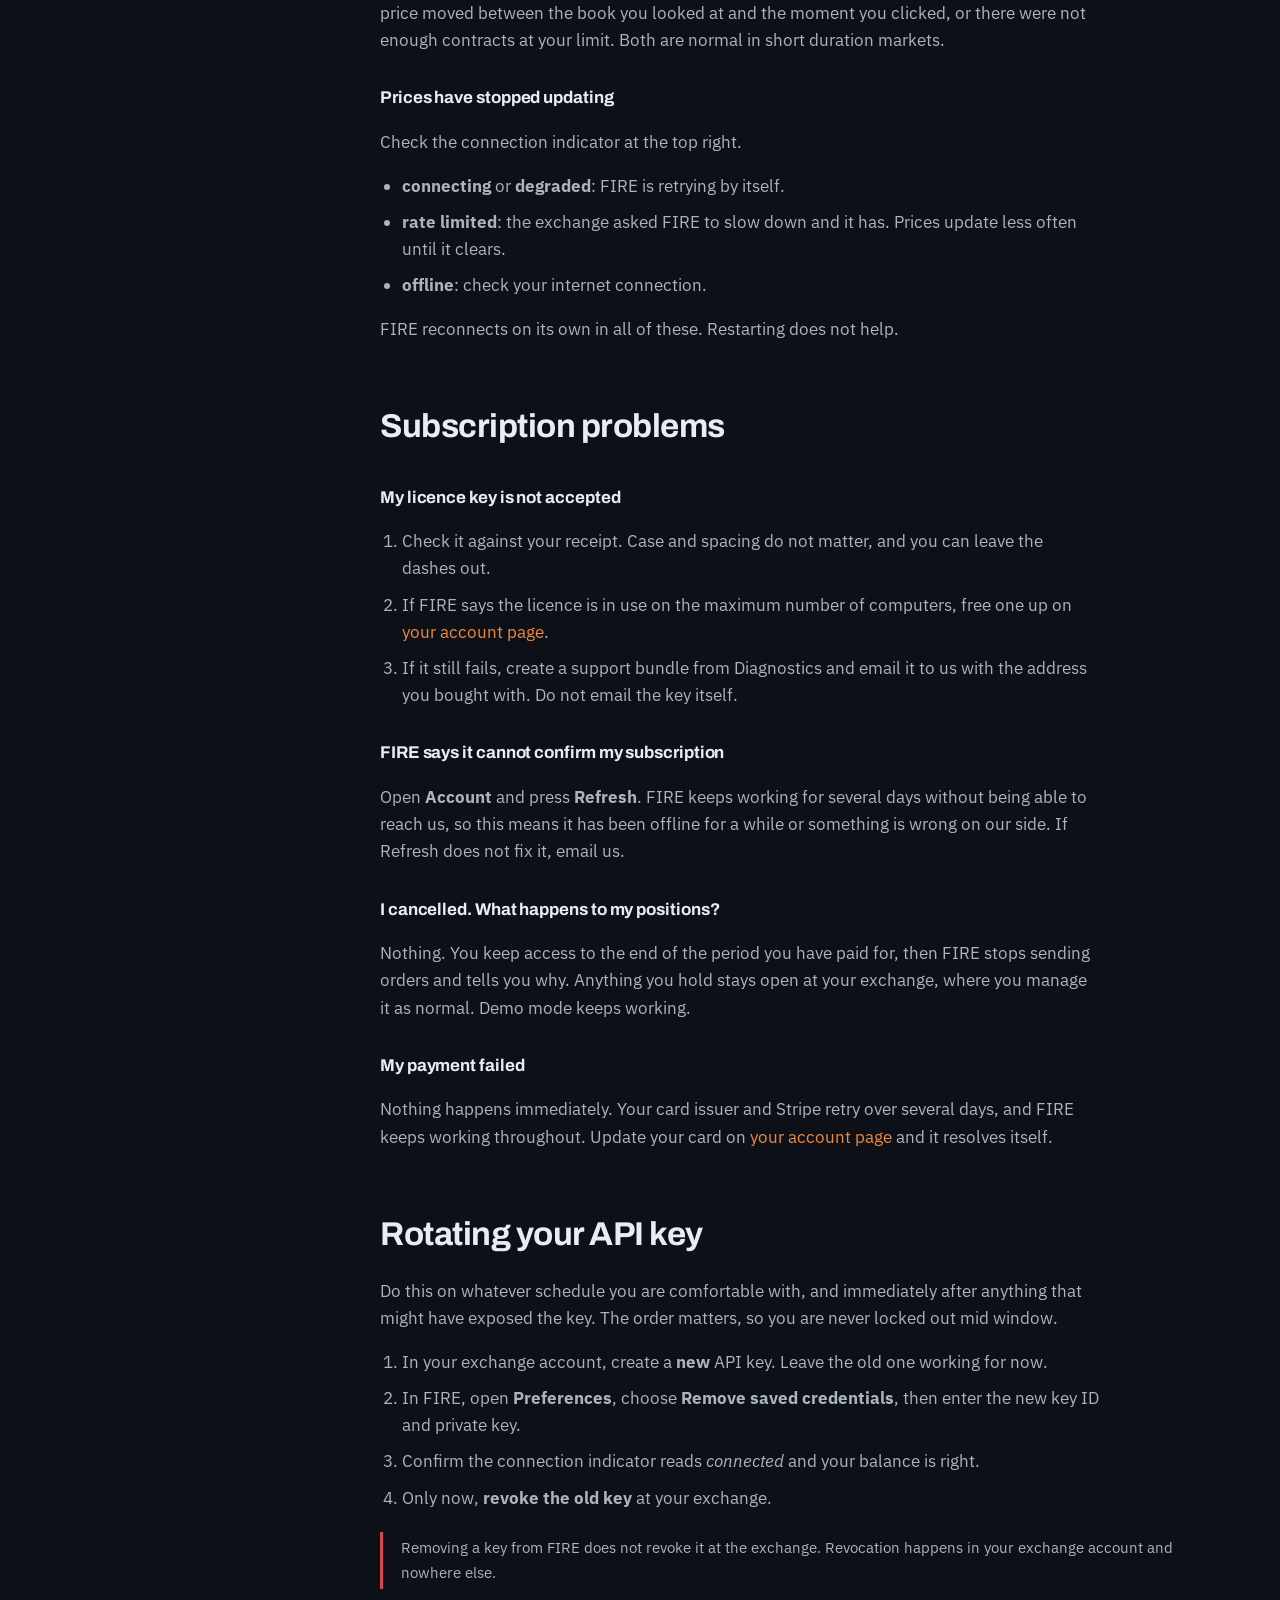
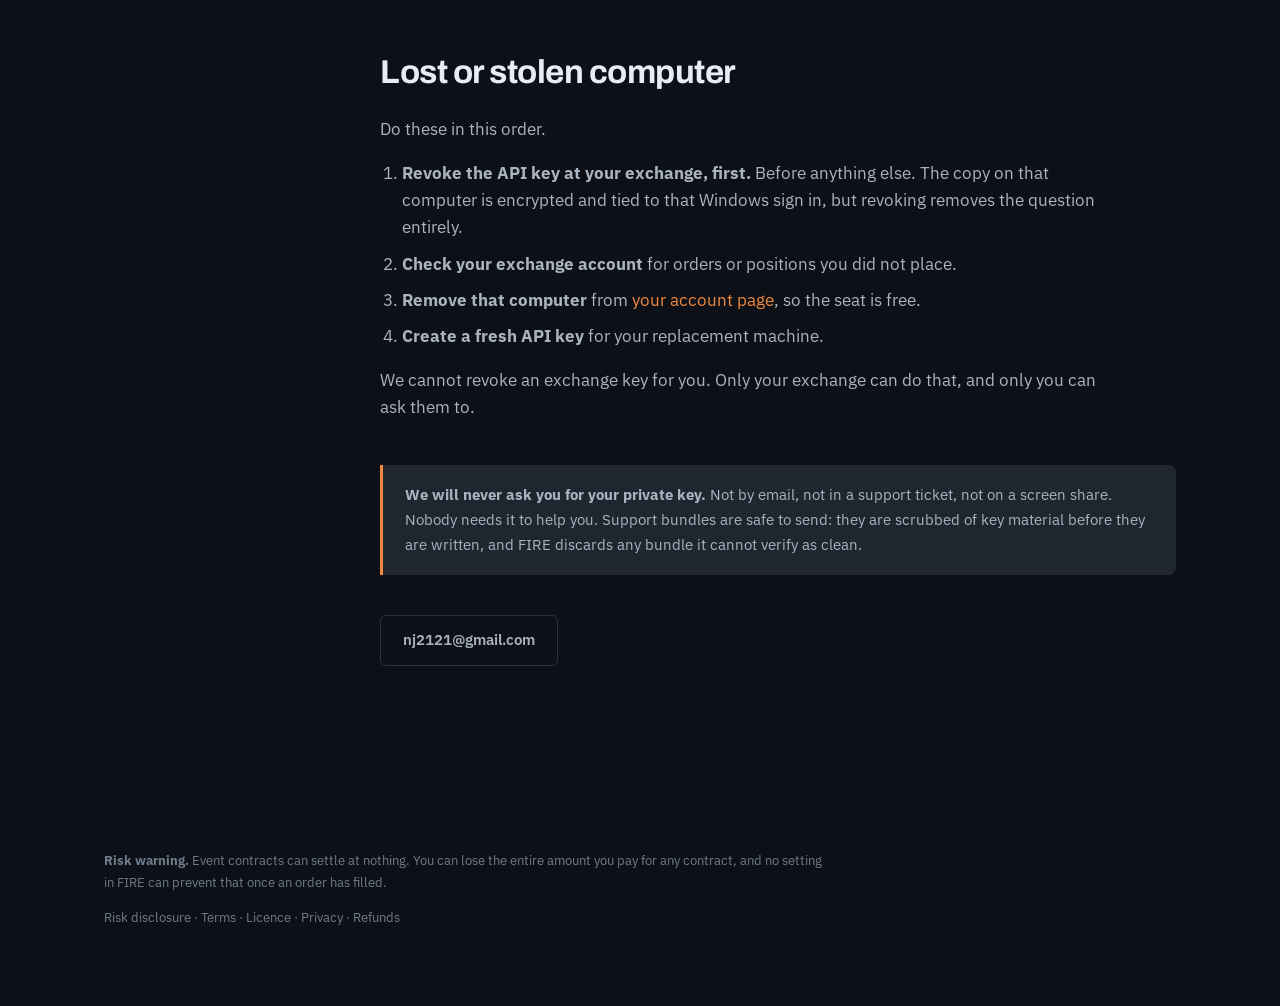
<file: site/support.html>
<!doctype html>
<html lang="en">
<head>
<meta charset="utf-8">
<meta name="viewport" content="width=device-width, initial-scale=1">
<title>FIRE support</title>
<meta name="description" content="Installing FIRE, connecting an exchange account, rotating an API key, subscription problems, updating, reinstalling and uninstalling.">
<link rel="preconnect" href="https://fonts.googleapis.com">
<link rel="preconnect" href="https://fonts.gstatic.com" crossorigin>
<link rel="stylesheet" href="https://fonts.googleapis.com/css2?family=Archivo:wght@600;700;800&family=IBM+Plex+Mono:wght@400;500;600&family=IBM+Plex+Sans:wght@400;500;600&display=swap">
<link rel="stylesheet" href="style.css">
<style>
  .layout { display: grid; grid-template-columns: 220px 1fr; gap: 56px;
            align-items: start; }
  .toc { position: sticky; top: 86px; }
  .toc ul { list-style: none; padding: 0; margin: 0; }
  .toc li { margin-bottom: 9px; }
  .toc a { color: var(--text-faint); font-size: 14.5px; }
  .toc a:hover { color: var(--text); text-decoration: none; }
  .toc .grouphead { font-family: var(--mono); font-size: 11px;
                    letter-spacing: 0.16em; text-transform: uppercase;
                    color: var(--accent); margin: 22px 0 10px; }
  .toc .grouphead:first-child { margin-top: 0; }
  article h2 { margin-top: 56px; scroll-margin-top: 86px; }
  article h2:first-of-type { margin-top: 0; }
  article h3 { margin-top: 30px; font-size: 17px; }
  article p, article li { color: var(--text-dim); }
  article ol, article ul { max-width: 72ch; padding-left: 22px; }
  article li { margin-bottom: 9px; }
  article p { max-width: 72ch; }
  .steps-note { border-left: 3px solid var(--rule); padding: 4px 0 4px 18px;
                margin: 20px 0; color: var(--text-faint); font-size: 15px; }
  .danger { border-left-color: var(--no); color: var(--text-dim); }
  @media (max-width: 900px) {
    .layout { grid-template-columns: 1fr; gap: 32px; }
    .toc { position: static; }
  }
</style>
</head>
<body>

<header>
  <div class="wrap bar">
    <div class="logo">FI<span>RE</span></div>
    <nav>
      <a href="/">Home</a>
      <a href="/#pricing">Pricing</a>
      <a href="/account">Account</a>
    </nav>
  </div>
</header>

<section style="padding-top:56px">
  <div class="wrap">
    <div class="eyebrow">Support</div>
    <h1 style="font-size:40px">How to do everything</h1>
    <p class="lede">
      If none of this covers it, open <strong>Diagnostics</strong> in FIRE,
      create a support bundle and send it to us. The bundle contains no
      credentials and it usually settles a problem in one message instead of
      ten. We reply within one business day.
    </p>
    <p style="margin-top:20px">
      <a class="btn btn-primary" href="mailto:SUPPORT_EMAIL" data-show-address="1">Email support</a>
    </p>
  </div>
</section>

<section style="padding-top:20px; border-bottom:0">
  <div class="wrap layout">

    <nav class="toc">
      <div class="grouphead">Getting started</div>
      <ul>
        <li><a href="#install">Installing FIRE</a></li>
        <li><a href="#first-run">Your first run</a></li>
        <li><a href="#activate">Entering your licence key</a></li>
        <li><a href="#credentials">Connecting your exchange</a></li>
        <li><a href="#first-order">Your first live order</a></li>
      </ul>
      <div class="grouphead">Everyday</div>
      <ul>
        <li><a href="#updating">Updating</a></li>
        <li><a href="#reinstall">Reinstalling</a></li>
        <li><a href="#computers">Changing computer</a></li>
        <li><a href="#uninstall">Uninstalling</a></li>
      </ul>
      <div class="grouphead">When something is wrong</div>
      <ul>
        <li><a href="#trouble">Common problems</a></li>
        <li><a href="#subscription">Subscription problems</a></li>
      </ul>
      <div class="grouphead">Security</div>
      <ul>
        <li><a href="#rotate">Rotating your API key</a></li>
        <li><a href="#stolen">Lost or stolen computer</a></li>
      </ul>
    </nav>

    <article>

      <!-- ============================================================ -->
      <h2 id="install">Installing FIRE</h2>
      <p>
        FIRE is a single Windows installer. There is nothing else to install:
        no Python, no command line, no accounts to create anywhere except with
        your exchange.
      </p>
      <ol>
        <li>Download the installer from the link in your welcome email or on
            the download page.</li>
        <li>Run it. It does not ask for administrator rights and installs for
            your Windows account only.</li>
        <li>Windows may show a blue box saying it protected your PC. Choose
            <strong>More info</strong>, then <strong>Run anyway</strong>. This
            appears for any installer Windows has not seen many times before.</li>
        <li>Click through the installer. It takes a few seconds.</li>
      </ol>
      <p><strong>Requirements.</strong> Windows 10 or Windows 11. About 60 MB of
      disk. An internet connection.</p>

      <!-- ============================================================ -->
      <h2 id="first-run">Your first run</h2>
      <p>
        FIRE opens on a setup screen and asks how you want to start. You can
        change your mind later, so pick whichever suits you.
      </p>
      <ul>
        <li><strong>Try it first</strong> puts you in demo mode. Simulated
            markets, a simulated balance, no exchange account and no money.</li>
        <li><strong>Connect my exchange account</strong> takes you through the
            risk acknowledgements and then asks for your API key.</li>
      </ul>
      <p>
        We suggest demo first even if you intend to trade immediately. It costs
        nothing and it is the cheapest place to learn where the buttons are.
      </p>

      <!-- ============================================================ -->
      <h2 id="activate">Entering your licence key</h2>
      <ol>
        <li>Open FIRE.</li>
        <li>Click <strong>Account</strong> at the top right.</li>
        <li>Paste your key into the licence box and click
            <strong>Apply licence</strong>.</li>
      </ol>
      <p>
        That is the whole of activation. There is no account to create and no
        password to remember. If it does not take, see
        <a href="#subscription">subscription problems</a> below.
      </p>

      <!-- ============================================================ -->
      <h2 id="credentials">Connecting your exchange account</h2>
      <p>
        FIRE trades through an API key that <em>you</em> create in
        <em>your own</em> exchange account. We never see it.
      </p>
      <ol>
        <li>Sign in to your exchange and find its API key settings.</li>
        <li>Create a new key. Download the private key file it gives you. Most
            exchanges show this once and never again, so save it somewhere
            safe.</li>
        <li>In FIRE, open <strong>Preferences</strong> and enter the key ID and
            the private key.</li>
        <li>Paste the private key <em>whole</em>, including its first and last
            lines. It must not be password protected.</li>
      </ol>
      <div class="steps-note">
        <strong>Create a key just for FIRE</strong> rather than reusing one you
        already use elsewhere. If you ever need to revoke it, you then cut off
        exactly one thing instead of everything at once.
      </div>
      <p>
        FIRE encrypts the key immediately using Windows' own secret store,
        which ties it to your Windows sign in. Only the encrypted form is
        written to disk. Somebody who copies that file to another computer
        cannot read it.
      </p>

      <!-- ============================================================ -->
      <h2 id="first-order">Your first live order</h2>
      <p>Before you click anything with real money behind it:</p>
      <ol>
        <li><strong>Check the banner.</strong> Blue and
            <span class="mono">PAPER</span> means simulated. Red and
            <span class="mono">LIVE</span> means real money and orders that are
            final.</li>
        <li><strong>Set your maximum loss per order</strong> in Preferences.
            FIRE refuses any order whose worst case loss is larger than that
            share of your balance.</li>
        <li><strong>Leave the confirmation prompt on</strong> until you are
            comfortable. It asks before every live order and shows the maximum
            you can lose.</li>
        <li>Start small. A binary contract settles at its full value or at
            nothing, so the amount you pay is the amount you can lose.</li>
      </ol>

      <!-- ============================================================ -->
      <h2 id="updating">Updating</h2>
      <p>
        When a new version is available, FIRE shows one line across the top with
        a download button. It never interrupts you with a dialog.
      </p>
      <ol>
        <li>Click <strong>Get the update</strong>. Your browser downloads the
            new installer.</li>
        <li>Close FIRE and run the installer.</li>
        <li>It installs over the top. Your settings, your saved API key and
            your subscription are all kept.</li>
      </ol>
      <p>There is no need to uninstall first, and nothing to migrate.</p>

      <!-- ============================================================ -->
      <h2 id="reinstall">Reinstalling</h2>
      <p>
        Download the current installer and run it. Installing over an existing
        copy keeps everything. If you want a genuinely clean start, uninstall
        first and answer <strong>Yes</strong> when it offers to remove your
        settings, then install again and re-enter your licence key and API key.
      </p>

      <!-- ============================================================ -->
      <h2 id="computers">Changing computer</h2>
      <p>
        Your subscription covers three computers. To move to a new one:
      </p>
      <ol>
        <li>Go to <a href="/account">your account page</a> and enter your
            licence key.</li>
        <li>Find the old computer in the list and click
            <strong>Remove</strong>. The seat is free immediately.</li>
        <li>Install FIRE on the new computer and enter your licence key.</li>
      </ol>
      <p>
        Removing a computer does not cancel anything, and it does not touch your
        exchange account or your positions.
      </p>

      <!-- ============================================================ -->
      <h2 id="uninstall">Uninstalling</h2>
      <ol>
        <li>Open Windows <strong>Settings</strong>, then
            <strong>Apps</strong>.</li>
        <li>Find <strong>FIRE</strong> and choose <strong>Uninstall</strong>.</li>
        <li>It asks whether to also remove your settings and the encrypted copy
            of your API key. Choose <strong>No</strong> to keep them for a later
            reinstall, or <strong>Yes</strong> to remove them.</li>
      </ol>
      <div class="steps-note danger">
        <strong>Uninstalling does not revoke your API key.</strong> The key
        still exists and still works at your exchange. If you are uninstalling
        because you think the key has been exposed, revoke it in your exchange
        account as well. See <a href="#rotate">rotating your API key</a>.
      </div>
      <p>
        Uninstalling also does not cancel your subscription. Do that from
        <a href="/account">your account page</a>.
      </p>

      <!-- ============================================================ -->
      <h2 id="trouble">Common problems</h2>

      <h3>Windows warns about an unknown publisher</h3>
      <p>
        Choose <strong>More info</strong>, then <strong>Run anyway</strong>.
        Windows shows this for any installer it has not seen many times before.
      </p>

      <h3>My balance is exactly one thousand dollars</h3>
      <p>
        You are in demo mode. Everything on screen is simulated. Connect your
        exchange account in Preferences and reopen FIRE.
      </p>

      <h3>The BUY buttons are greyed out</h3>
      <p>The card tells you which of three reasons applies:</p>
      <ul>
        <li><strong>Waiting for the next window.</strong> That market is between
            windows and reopens on its own.</li>
        <li><strong>Subscription ended.</strong> See
            <a href="#subscription">below</a>.</li>
        <li><strong>Trading is switched off.</strong> Access to this
            installation was withdrawn. Send us a support bundle if that looks
            wrong.</li>
      </ul>

      <h3>It says sign in required, or my credentials were rejected</h3>
      <p>The exchange is not accepting your key. In order of likelihood:</p>
      <ol>
        <li>The key was revoked or has expired. Create a new one.</li>
        <li>The private key was pasted incompletely. It must include the first
            and last lines of the file.</li>
        <li>The key file is password protected. FIRE cannot use an encrypted
            key. Create one without a password.</li>
      </ol>

      <h3>An order did not fill</h3>
      <p>
        FIRE sends immediate or cancel orders. They fill against what is on the
        book at that moment or they do not fill at all, and nothing rests.
        Nothing was charged. The usual cause is that the price moved between the
        book you looked at and the moment you clicked, or there were not enough
        contracts at your limit. Both are normal in short duration markets.
      </p>

      <h3>Prices have stopped updating</h3>
      <p>Check the connection indicator at the top right.</p>
      <ul>
        <li><strong>connecting</strong> or <strong>degraded</strong>: FIRE is
            retrying by itself.</li>
        <li><strong>rate limited</strong>: the exchange asked FIRE to slow down
            and it has. Prices update less often until it clears.</li>
        <li><strong>offline</strong>: check your internet connection.</li>
      </ul>
      <p>FIRE reconnects on its own in all of these. Restarting does not help.</p>

      <!-- ============================================================ -->
      <h2 id="subscription">Subscription problems</h2>

      <h3>My licence key is not accepted</h3>
      <ol>
        <li>Check it against your receipt. Case and spacing do not matter, and
            you can leave the dashes out.</li>
        <li>If FIRE says the licence is in use on the maximum number of
            computers, free one up on
            <a href="/account">your account page</a>.</li>
        <li>If it still fails, create a support bundle from Diagnostics and
            email it to us with the address you bought with. Do not email the
            key itself.</li>
      </ol>

      <h3>FIRE says it cannot confirm my subscription</h3>
      <p>
        Open <strong>Account</strong> and press <strong>Refresh</strong>. FIRE
        keeps working for several days without being able to reach us, so this
        means it has been offline for a while or something is wrong on our side.
        If Refresh does not fix it, email us.
      </p>

      <h3>I cancelled. What happens to my positions?</h3>
      <p>
        Nothing. You keep access to the end of the period you have paid for,
        then FIRE stops sending orders and tells you why. Anything you hold
        stays open at your exchange, where you manage it as normal. Demo mode
        keeps working.
      </p>

      <h3>My payment failed</h3>
      <p>
        Nothing happens immediately. Your card issuer and Stripe retry over
        several days, and FIRE keeps working throughout. Update your card on
        <a href="/account">your account page</a> and it resolves itself.
      </p>

      <!-- ============================================================ -->
      <h2 id="rotate">Rotating your API key</h2>
      <p>
        Do this on whatever schedule you are comfortable with, and immediately
        after anything that might have exposed the key. The order matters, so
        you are never locked out mid window.
      </p>
      <ol>
        <li>In your exchange account, create a <strong>new</strong> API key.
            Leave the old one working for now.</li>
        <li>In FIRE, open <strong>Preferences</strong>, choose
            <strong>Remove saved credentials</strong>, then enter the new key
            ID and private key.</li>
        <li>Confirm the connection indicator reads <em>connected</em> and your
            balance is right.</li>
        <li>Only now, <strong>revoke the old key</strong> at your exchange.</li>
      </ol>
      <div class="steps-note danger">
        Removing a key from FIRE does not revoke it at the exchange. Revocation
        happens in your exchange account and nowhere else.
      </div>

      <!-- ============================================================ -->
      <h2 id="stolen">Lost or stolen computer</h2>
      <p>Do these in this order.</p>
      <ol>
        <li><strong>Revoke the API key at your exchange, first.</strong> Before
            anything else. The copy on that computer is encrypted and tied to
            that Windows sign in, but revoking removes the question entirely.</li>
        <li><strong>Check your exchange account</strong> for orders or positions
            you did not place.</li>
        <li><strong>Remove that computer</strong> from
            <a href="/account">your account page</a>, so the seat is free.</li>
        <li><strong>Create a fresh API key</strong> for your replacement
            machine.</li>
      </ol>
      <p>
        We cannot revoke an exchange key for you. Only your exchange can do
        that, and only you can ask them to.
      </p>

      <div class="callout" style="margin-top:44px">
        <strong>We will never ask you for your private key.</strong> Not by
        email, not in a support ticket, not on a screen share. Nobody needs it
        to help you. Support bundles are safe to send: they are scrubbed of key
        material before they are written, and FIRE discards any bundle it cannot
        verify as clean.
      </div>

      <p style="margin-top:40px">
        <a class="btn btn-ghost" href="mailto:SUPPORT_EMAIL" data-show-address="1">Email support</a>
      </p>

    </article>
  </div>
</section>

<footer>
  <div class="wrap">
    <div class="disclaimer" style="border-top:0; margin-top:0">
      <p><strong>Risk warning.</strong> Event contracts can settle at nothing.
      You can lose the entire amount you pay for any contract, and no setting in
      FIRE can prevent that once an order has filled.</p>
      <p>
        <a href="/legal/risk">Risk disclosure</a> ·
        <a href="/legal/terms">Terms</a> ·
        <a href="/legal/licence">Licence</a> ·
        <a href="/legal/privacy">Privacy</a> ·
        <a href="/legal/refunds">Refunds</a>
      </p>
    </div>
  </div>
</footer>

<script src="config.js"></script>
</body>
</html>
</file>
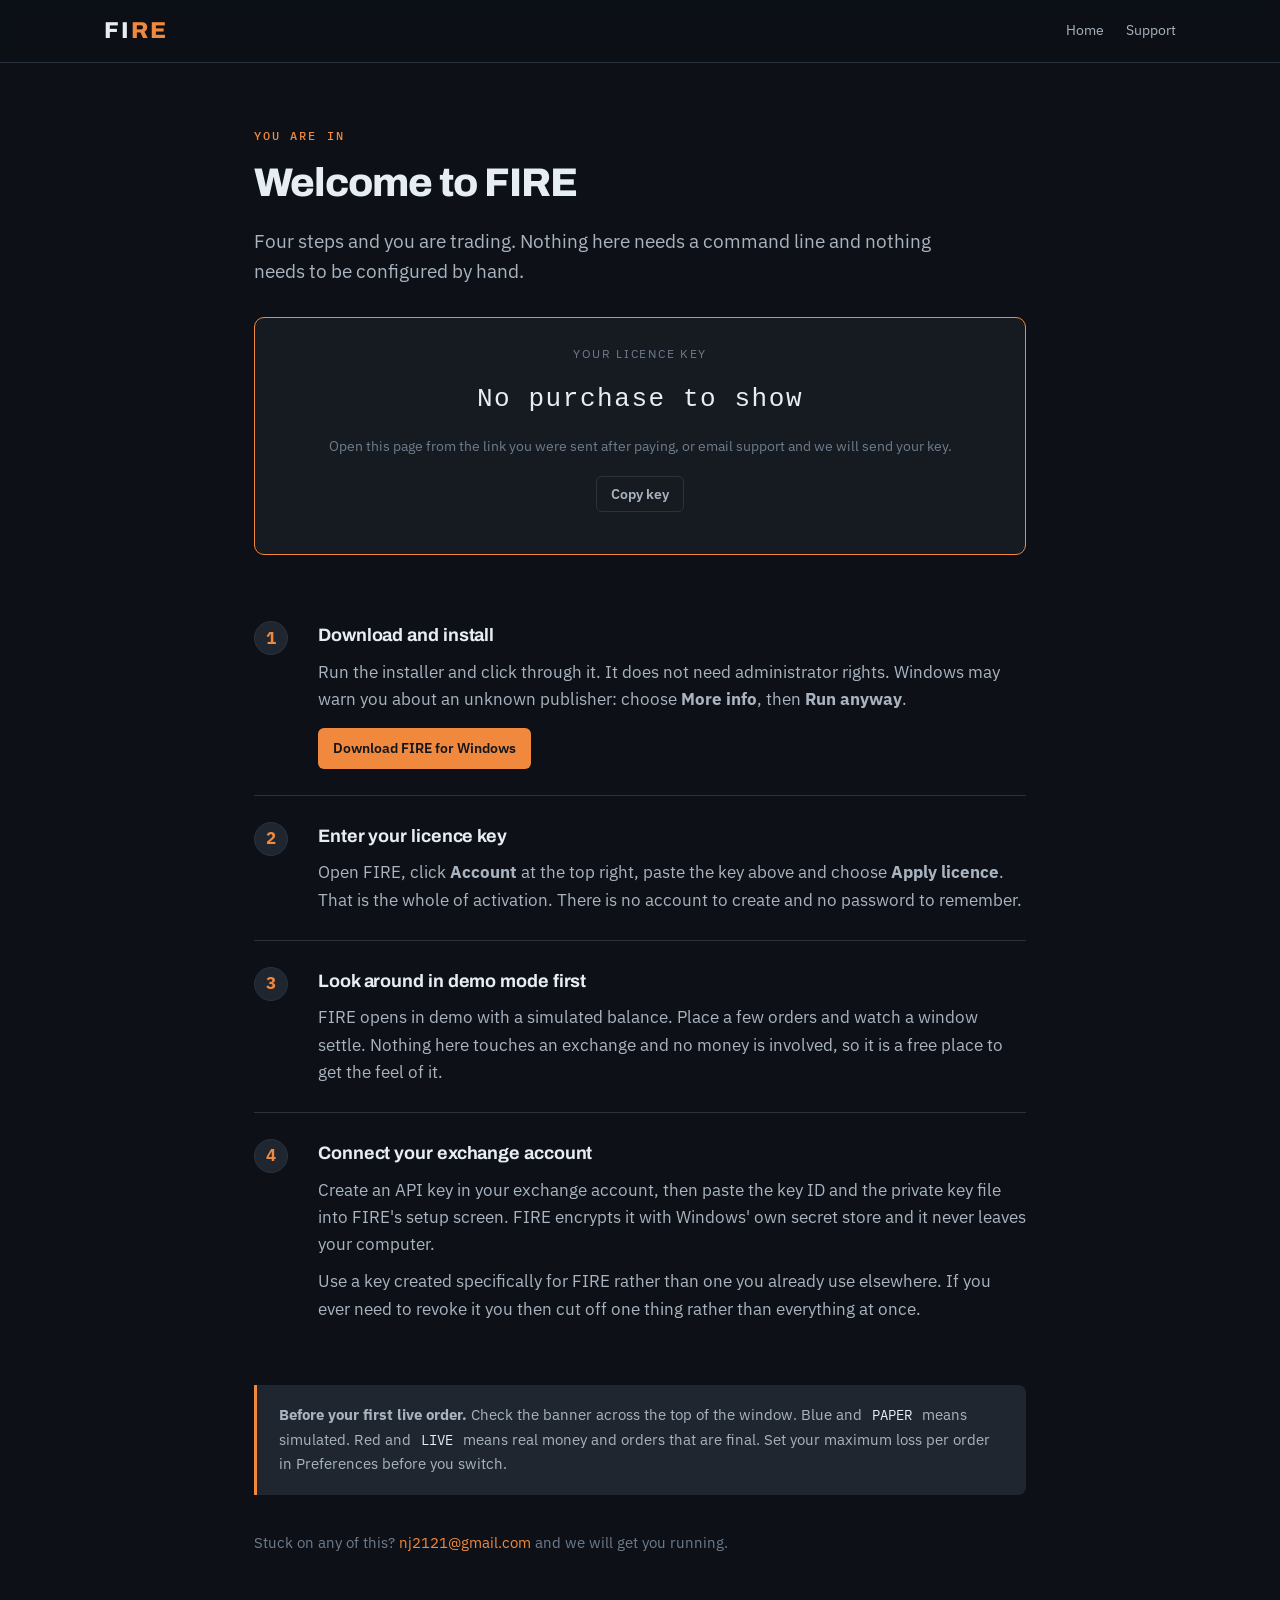
<file: site/welcome.html>
<!doctype html>
<html lang="en">
<head>
<meta charset="utf-8">
<meta name="viewport" content="width=device-width, initial-scale=1">
<title>Welcome to FIRE</title>
<meta name="robots" content="noindex">
<link rel="preconnect" href="https://fonts.googleapis.com">
<link rel="preconnect" href="https://fonts.gstatic.com" crossorigin>
<link rel="stylesheet" href="https://fonts.googleapis.com/css2?family=Archivo:wght@600;700;800&family=IBM+Plex+Mono:wght@400;500;600&family=IBM+Plex+Sans:wght@400;500;600&display=swap">
<link rel="stylesheet" href="style.css">
<style>
  .steps { counter-reset: step; margin-top: 40px; }
  .step {
    display: grid; grid-template-columns: 44px 1fr; gap: 20px;
    padding: 26px 0; border-bottom: 1px solid var(--rule);
  }
  .step:last-child { border-bottom: 0; }
  .step .n {
    counter-increment: step; width: 34px; height: 34px; border-radius: 50%;
    background: var(--panel-hi); border: 1px solid var(--rule);
    display: flex; align-items: center; justify-content: center;
    font-weight: 700; color: var(--accent);
  }
  .step .n::before { content: counter(step); }
  .step p { color: var(--text-dim); margin: 6px 0 0; }
  .keybox {
    background: var(--panel); border: 1px solid var(--accent);
    border-radius: 10px; padding: 26px; margin-top: 30px; text-align: center;
  }
  .keyval {
    font-family: ui-monospace, "Cascadia Mono", Consolas, monospace;
    font-size: 26px; letter-spacing: 0.06em; color: var(--text);
    margin: 14px 0; word-break: break-all;
  }
</style>
</head>
<body>

<header>
  <div class="wrap bar">
    <div class="logo">FI<span>RE</span></div>
    <nav><a href="/">Home</a><a href="/support">Support</a></nav>
  </div>
</header>

<section style="padding-top:64px">
  <div class="wrap" style="max-width:820px">
    <div class="eyebrow">You are in</div>
    <h1 style="font-size:40px">Welcome to FIRE</h1>
    <p class="lede">
      Four steps and you are trading. Nothing here needs a command line and
      nothing needs to be configured by hand.
    </p>

    <!-- The key appears here as soon as the payment is confirmed. It is shown
         on screen rather than only emailed, so nobody is stuck waiting on an
         inbox. -->
    <div class="keybox" id="keybox">
      <div style="font-size:12px; letter-spacing:0.14em; text-transform:uppercase; color:var(--text-faint)">
        Your licence key
      </div>
      <div class="keyval" id="key">Confirming your payment...</div>
      <div id="keynote" style="color:var(--text-faint); font-size:14px">
        This takes a few seconds.
      </div>
      <p style="margin-top:18px">
        <button class="btn btn-ghost btn-sm" id="copy" hidden>Copy key</button>
      </p>
    </div>

    <div class="steps">
      <div class="step">
        <div class="n"></div>
        <div>
          <h3>Download and install</h3>
          <p>
            Run the installer and click through it. It does not need
            administrator rights. Windows may warn you about an unknown
            publisher: choose <strong>More info</strong>, then
            <strong>Run anyway</strong>.
          </p>
          <p style="margin-top:14px">
            <a class="btn btn-primary btn-sm" data-download href="#">Download FIRE for Windows</a>
            <span data-version style="color:var(--text-faint); font-size:13px; margin-left:10px"></span>
          </p>
        </div>
      </div>

      <div class="step">
        <div class="n"></div>
        <div>
          <h3>Enter your licence key</h3>
          <p>
            Open FIRE, click <strong>Account</strong> at the top right, paste the
            key above and choose <strong>Apply licence</strong>. That is the
            whole of activation. There is no account to create and no password
            to remember.
          </p>
        </div>
      </div>

      <div class="step">
        <div class="n"></div>
        <div>
          <h3>Look around in demo mode first</h3>
          <p>
            FIRE opens in demo with a simulated balance. Place a few orders and
            watch a window settle. Nothing here touches an exchange and no money
            is involved, so it is a free place to get the feel of it.
          </p>
        </div>
      </div>

      <div class="step">
        <div class="n"></div>
        <div>
          <h3>Connect your exchange account</h3>
          <p>
            Create an API key in your exchange account, then paste the key ID
            and the private key file into FIRE's setup screen. FIRE encrypts it
            with Windows' own secret store and it never leaves your computer.
          </p>
          <p style="margin-top:10px">
            Use a key created specifically for FIRE rather than one you already
            use elsewhere. If you ever need to revoke it you then cut off one
            thing rather than everything at once.
          </p>
        </div>
      </div>
    </div>

    <div class="callout" style="margin-top:36px">
      <strong>Before your first live order.</strong> Check the banner across the
      top of the window. Blue and <span class="mono">PAPER</span> means
      simulated. Red and <span class="mono">LIVE</span> means real money and
      orders that are final. Set your maximum loss per order in Preferences
      before you switch.
    </div>

    <p style="margin-top:36px; color:var(--text-faint); font-size:15px">
      Stuck on any of this? <a href="mailto:SUPPORT_EMAIL" data-show-address="1">Email us</a>
      and we will get you running.
    </p>
  </div>
</section>

<script src="config.js"></script>
<script>
// Poll the licence service until the Stripe webhook has landed. The redirect
// from Stripe can beat the webhook by a second or two, so 202 means "keep
// asking" rather than "something is wrong".
(function () {
  var params = new URLSearchParams(window.location.search);
  var sessionId = params.get('session_id');
  var keyEl = document.getElementById('key');
  var noteEl = document.getElementById('keynote');
  var copyEl = document.getElementById('copy');

  if (!sessionId) {
    keyEl.textContent = 'No purchase to show';
    noteEl.textContent = 'Open this page from the link you were sent after paying, '
      + 'or email support and we will send your key.';
    return;
  }

  var attempts = 0;
  function poll() {
    attempts += 1;
    fetch(window.FIRE_API + '/licence?session_id=' + encodeURIComponent(sessionId))
      .then(function (r) {
        if (r.status === 200) { return r.json(); }
        if (attempts < 20) { setTimeout(poll, 1500); return null; }
        throw new Error('timeout');
      })
      .then(function (data) {
        if (!data) { return; }
        keyEl.textContent = data.key;
        noteEl.textContent = 'Save this somewhere safe. If you lose it, email '
          + 'support from ' + (data.email || 'the address you bought with')
          + ' and we will resend it.';
        copyEl.hidden = false;
        copyEl.onclick = function () {
          navigator.clipboard.writeText(data.key);
          copyEl.textContent = 'Copied';
        };
      })
      .catch(function () {
        keyEl.textContent = 'Taking longer than usual';
        noteEl.textContent = 'Your payment went through. Email support and we '
          + 'will send your key straight away.';
      });
  }
  poll();
})();
</script>
</body>
</html>
</file>
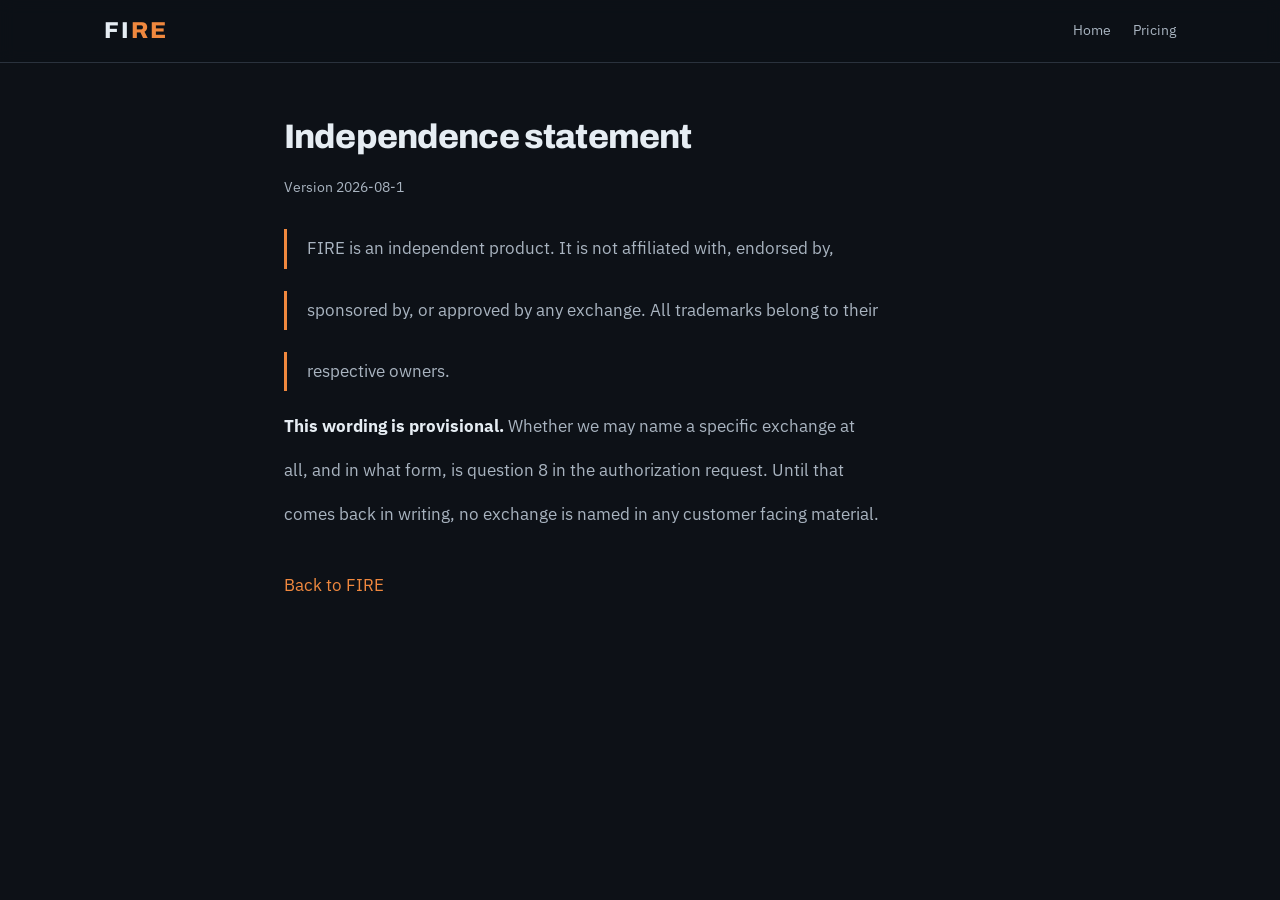
<file: site/legal/independence.html>
<!doctype html>
<html lang="en">
<head>
<meta charset="utf-8">
<meta name="viewport" content="width=device-width, initial-scale=1">
<title>Independence statement — FIRE</title>
<link rel="preconnect" href="https://fonts.googleapis.com">
<link rel="preconnect" href="https://fonts.gstatic.com" crossorigin>
<link rel="stylesheet" href="https://fonts.googleapis.com/css2?family=Archivo:wght@600;700;800&family=IBM+Plex+Mono:wght@400;500;600&family=IBM+Plex+Sans:wght@400;500;600&display=swap">
<link rel="stylesheet" href="../style.css">
<style>
  .doc { max-width: 76ch; }
  .doc p { color: var(--text-dim); }
  .doc li { color: var(--text-dim); margin-bottom: 8px; }
  .doc strong { color: var(--text); }
  .doc blockquote {
    border-left: 3px solid var(--accent); margin: 22px 0; padding: 6px 20px;
    color: var(--text-dim);
  }
  .updated { color: var(--text-faint); font-size: 14px; margin-bottom: 30px; }
</style>
</head>
<body>
<header>
  <div class="wrap bar">
    <div class="logo">FI<span>RE</span></div>
    <nav><a href="/">Home</a><a href="/#pricing">Pricing</a></nav>
  </div>
</header>
<section style="padding-top:56px">
  <div class="wrap doc">
    <h1 style="font-size:34px">Independence statement</h1>
    <p class="updated">Version 2026-08-1</p>
    <blockquote>FIRE is an independent product. It is not affiliated with, endorsed by,</blockquote>
    <blockquote>sponsored by, or approved by any exchange. All trademarks belong to their</blockquote>
    <blockquote>respective owners.</blockquote>
    <p><strong>This wording is provisional.</strong> Whether we may name a specific exchange at</p>
    <p>all, and in what form, is question 8 in the authorization request. Until that</p>
    <p>comes back in writing, no exchange is named in any customer facing material.</p>
    <p style="margin-top:44px"><a href="/">Back to FIRE</a></p>
  </div>
</section>
</body>
</html>
</file>
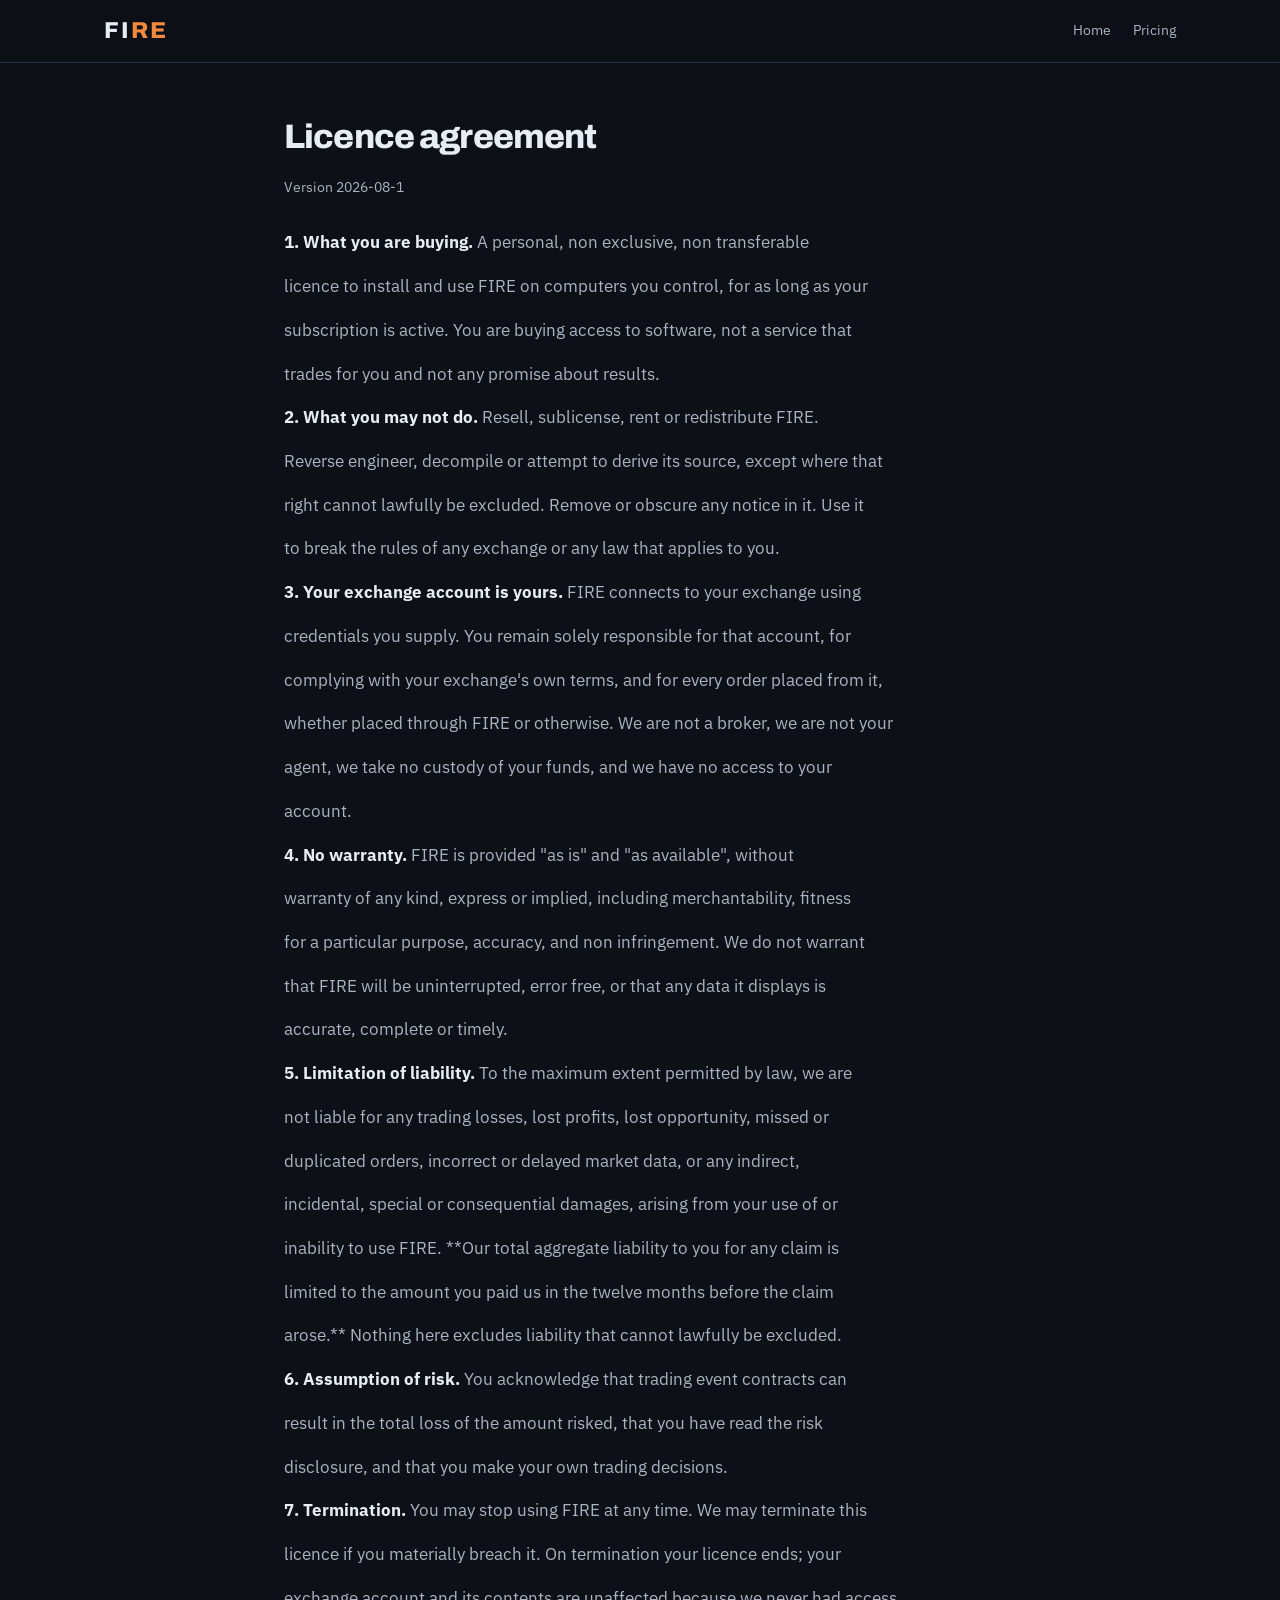
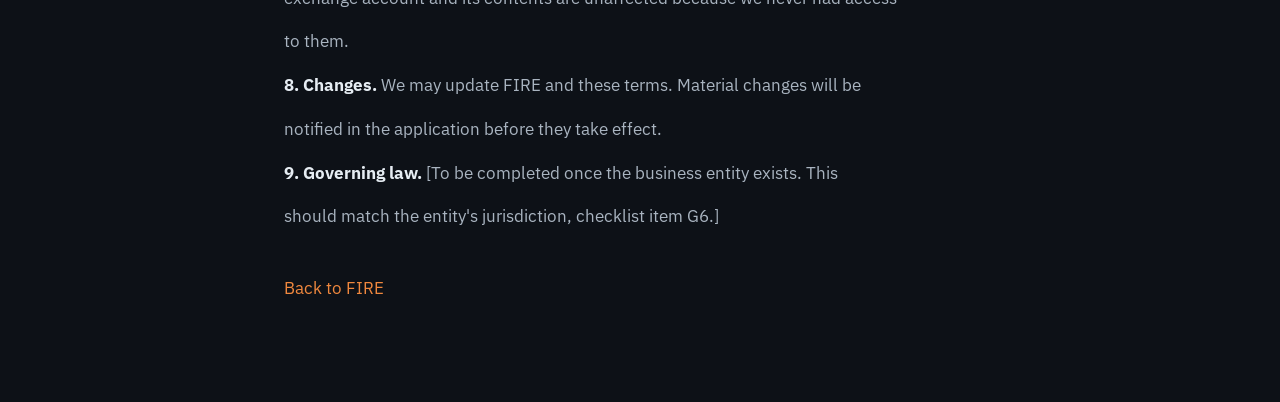
<file: site/legal/licence.html>
<!doctype html>
<html lang="en">
<head>
<meta charset="utf-8">
<meta name="viewport" content="width=device-width, initial-scale=1">
<title>Licence agreement — FIRE</title>
<link rel="preconnect" href="https://fonts.googleapis.com">
<link rel="preconnect" href="https://fonts.gstatic.com" crossorigin>
<link rel="stylesheet" href="https://fonts.googleapis.com/css2?family=Archivo:wght@600;700;800&family=IBM+Plex+Mono:wght@400;500;600&family=IBM+Plex+Sans:wght@400;500;600&display=swap">
<link rel="stylesheet" href="../style.css">
<style>
  .doc { max-width: 76ch; }
  .doc p { color: var(--text-dim); }
  .doc li { color: var(--text-dim); margin-bottom: 8px; }
  .doc strong { color: var(--text); }
  .doc blockquote {
    border-left: 3px solid var(--accent); margin: 22px 0; padding: 6px 20px;
    color: var(--text-dim);
  }
  .updated { color: var(--text-faint); font-size: 14px; margin-bottom: 30px; }
</style>
</head>
<body>
<header>
  <div class="wrap bar">
    <div class="logo">FI<span>RE</span></div>
    <nav><a href="/">Home</a><a href="/#pricing">Pricing</a></nav>
  </div>
</header>
<section style="padding-top:56px">
  <div class="wrap doc">
    <h1 style="font-size:34px">Licence agreement</h1>
    <p class="updated">Version 2026-08-1</p>
    <p><strong>1. What you are buying.</strong> A personal, non exclusive, non transferable</p>
    <p>licence to install and use FIRE on computers you control, for as long as your</p>
    <p>subscription is active. You are buying access to software, not a service that</p>
    <p>trades for you and not any promise about results.</p>
    <p><strong>2. What you may not do.</strong> Resell, sublicense, rent or redistribute FIRE.</p>
    <p>Reverse engineer, decompile or attempt to derive its source, except where that</p>
    <p>right cannot lawfully be excluded. Remove or obscure any notice in it. Use it</p>
    <p>to break the rules of any exchange or any law that applies to you.</p>
    <p><strong>3. Your exchange account is yours.</strong> FIRE connects to your exchange using</p>
    <p>credentials you supply. You remain solely responsible for that account, for</p>
    <p>complying with your exchange&#x27;s own terms, and for every order placed from it,</p>
    <p>whether placed through FIRE or otherwise. We are not a broker, we are not your</p>
    <p>agent, we take no custody of your funds, and we have no access to your</p>
    <p>account.</p>
    <p><strong>4. No warranty.</strong> FIRE is provided &quot;as is&quot; and &quot;as available&quot;, without</p>
    <p>warranty of any kind, express or implied, including merchantability, fitness</p>
    <p>for a particular purpose, accuracy, and non infringement. We do not warrant</p>
    <p>that FIRE will be uninterrupted, error free, or that any data it displays is</p>
    <p>accurate, complete or timely.</p>
    <p><strong>5. Limitation of liability.</strong> To the maximum extent permitted by law, we are</p>
    <p>not liable for any trading losses, lost profits, lost opportunity, missed or</p>
    <p>duplicated orders, incorrect or delayed market data, or any indirect,</p>
    <p>incidental, special or consequential damages, arising from your use of or</p>
    <p>inability to use FIRE. **Our total aggregate liability to you for any claim is</p>
    <p>limited to the amount you paid us in the twelve months before the claim</p>
    <p>arose.** Nothing here excludes liability that cannot lawfully be excluded.</p>
    <p><strong>6. Assumption of risk.</strong> You acknowledge that trading event contracts can</p>
    <p>result in the total loss of the amount risked, that you have read the risk</p>
    <p>disclosure, and that you make your own trading decisions.</p>
    <p><strong>7. Termination.</strong> You may stop using FIRE at any time. We may terminate this</p>
    <p>licence if you materially breach it. On termination your licence ends; your</p>
    <p>exchange account and its contents are unaffected because we never had access</p>
    <p>to them.</p>
    <p><strong>8. Changes.</strong> We may update FIRE and these terms. Material changes will be</p>
    <p>notified in the application before they take effect.</p>
    <p><strong>9. Governing law.</strong> [To be completed once the business entity exists. This</p>
    <p>should match the entity&#x27;s jurisdiction, checklist item G6.]</p>
    <p style="margin-top:44px"><a href="/">Back to FIRE</a></p>
  </div>
</section>
</body>
</html>
</file>
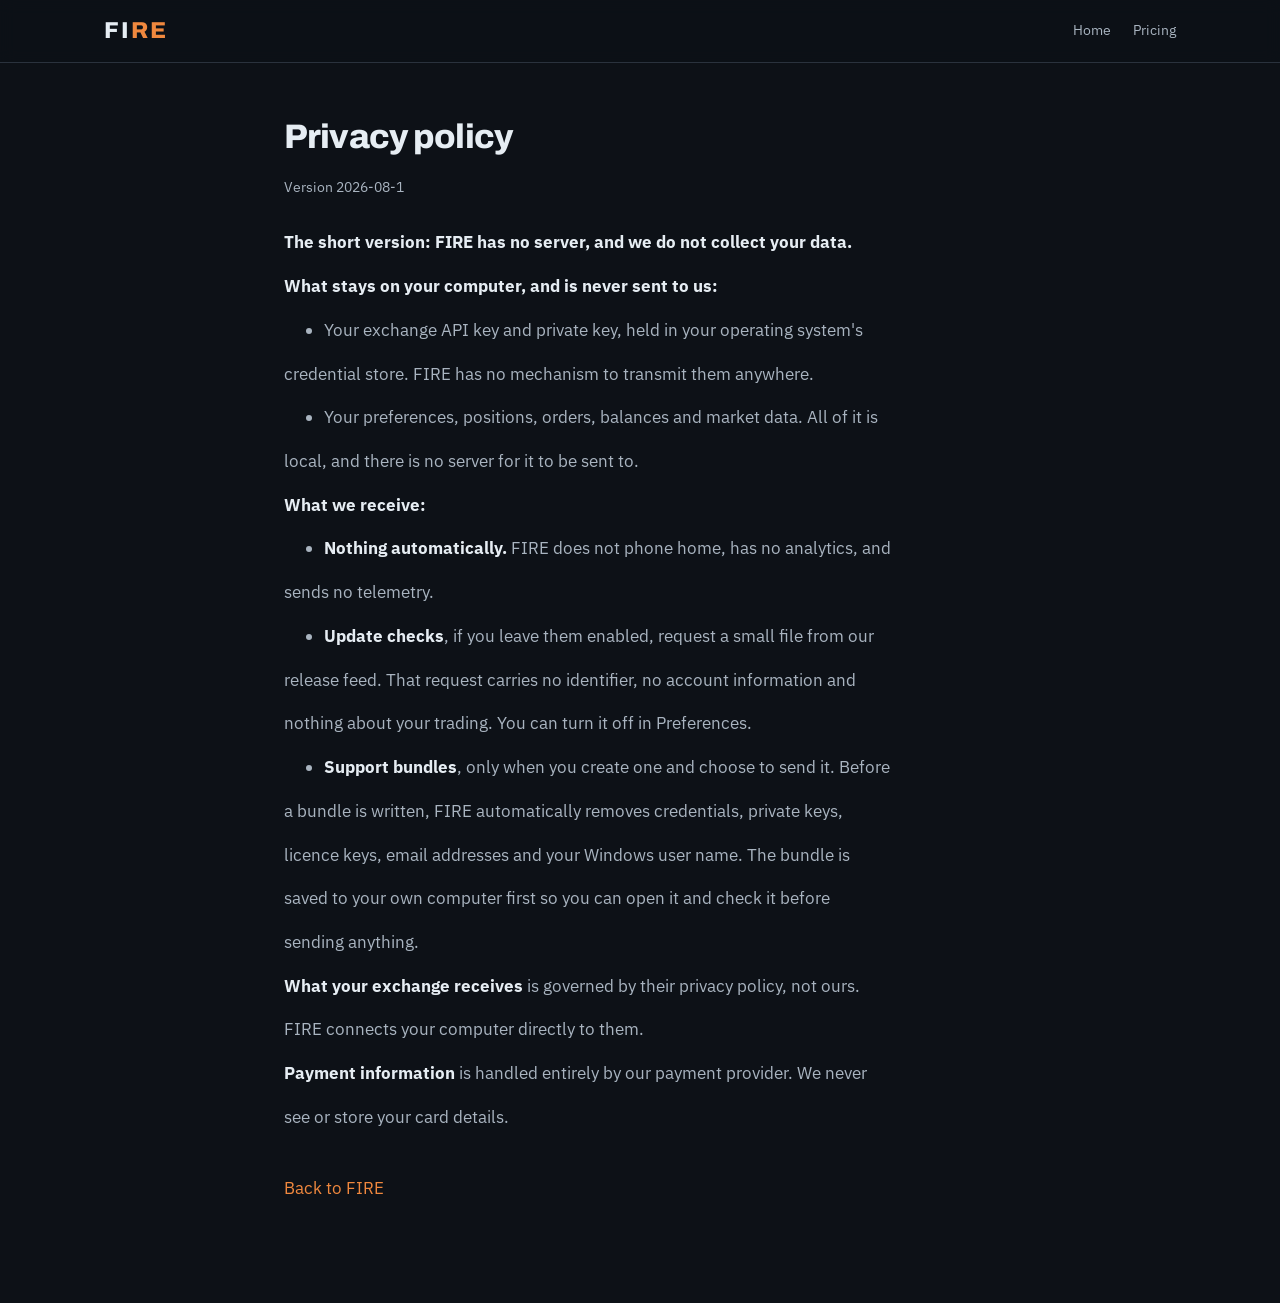
<file: site/legal/privacy.html>
<!doctype html>
<html lang="en">
<head>
<meta charset="utf-8">
<meta name="viewport" content="width=device-width, initial-scale=1">
<title>Privacy policy — FIRE</title>
<link rel="preconnect" href="https://fonts.googleapis.com">
<link rel="preconnect" href="https://fonts.gstatic.com" crossorigin>
<link rel="stylesheet" href="https://fonts.googleapis.com/css2?family=Archivo:wght@600;700;800&family=IBM+Plex+Mono:wght@400;500;600&family=IBM+Plex+Sans:wght@400;500;600&display=swap">
<link rel="stylesheet" href="../style.css">
<style>
  .doc { max-width: 76ch; }
  .doc p { color: var(--text-dim); }
  .doc li { color: var(--text-dim); margin-bottom: 8px; }
  .doc strong { color: var(--text); }
  .doc blockquote {
    border-left: 3px solid var(--accent); margin: 22px 0; padding: 6px 20px;
    color: var(--text-dim);
  }
  .updated { color: var(--text-faint); font-size: 14px; margin-bottom: 30px; }
</style>
</head>
<body>
<header>
  <div class="wrap bar">
    <div class="logo">FI<span>RE</span></div>
    <nav><a href="/">Home</a><a href="/#pricing">Pricing</a></nav>
  </div>
</header>
<section style="padding-top:56px">
  <div class="wrap doc">
    <h1 style="font-size:34px">Privacy policy</h1>
    <p class="updated">Version 2026-08-1</p>
    <p><strong>The short version: FIRE has no server, and we do not collect your data.</strong></p>
    <p><strong>What stays on your computer, and is never sent to us:</strong></p>
    <ul>
      <li>Your exchange API key and private key, held in your operating system&#x27;s</li>
    </ul>
    <p>credential store. FIRE has no mechanism to transmit them anywhere.</p>
    <ul>
      <li>Your preferences, positions, orders, balances and market data. All of it is</li>
    </ul>
    <p>local, and there is no server for it to be sent to.</p>
    <p><strong>What we receive:</strong></p>
    <ul>
      <li><strong>Nothing automatically.</strong> FIRE does not phone home, has no analytics, and</li>
    </ul>
    <p>sends no telemetry.</p>
    <ul>
      <li><strong>Update checks</strong>, if you leave them enabled, request a small file from our</li>
    </ul>
    <p>release feed. That request carries no identifier, no account information and</p>
    <p>nothing about your trading. You can turn it off in Preferences.</p>
    <ul>
      <li><strong>Support bundles</strong>, only when you create one and choose to send it. Before</li>
    </ul>
    <p>a bundle is written, FIRE automatically removes credentials, private keys,</p>
    <p>licence keys, email addresses and your Windows user name. The bundle is</p>
    <p>saved to your own computer first so you can open it and check it before</p>
    <p>sending anything.</p>
    <p><strong>What your exchange receives</strong> is governed by their privacy policy, not ours.</p>
    <p>FIRE connects your computer directly to them.</p>
    <p><strong>Payment information</strong> is handled entirely by our payment provider. We never</p>
    <p>see or store your card details.</p>
    <p style="margin-top:44px"><a href="/">Back to FIRE</a></p>
  </div>
</section>
</body>
</html>
</file>
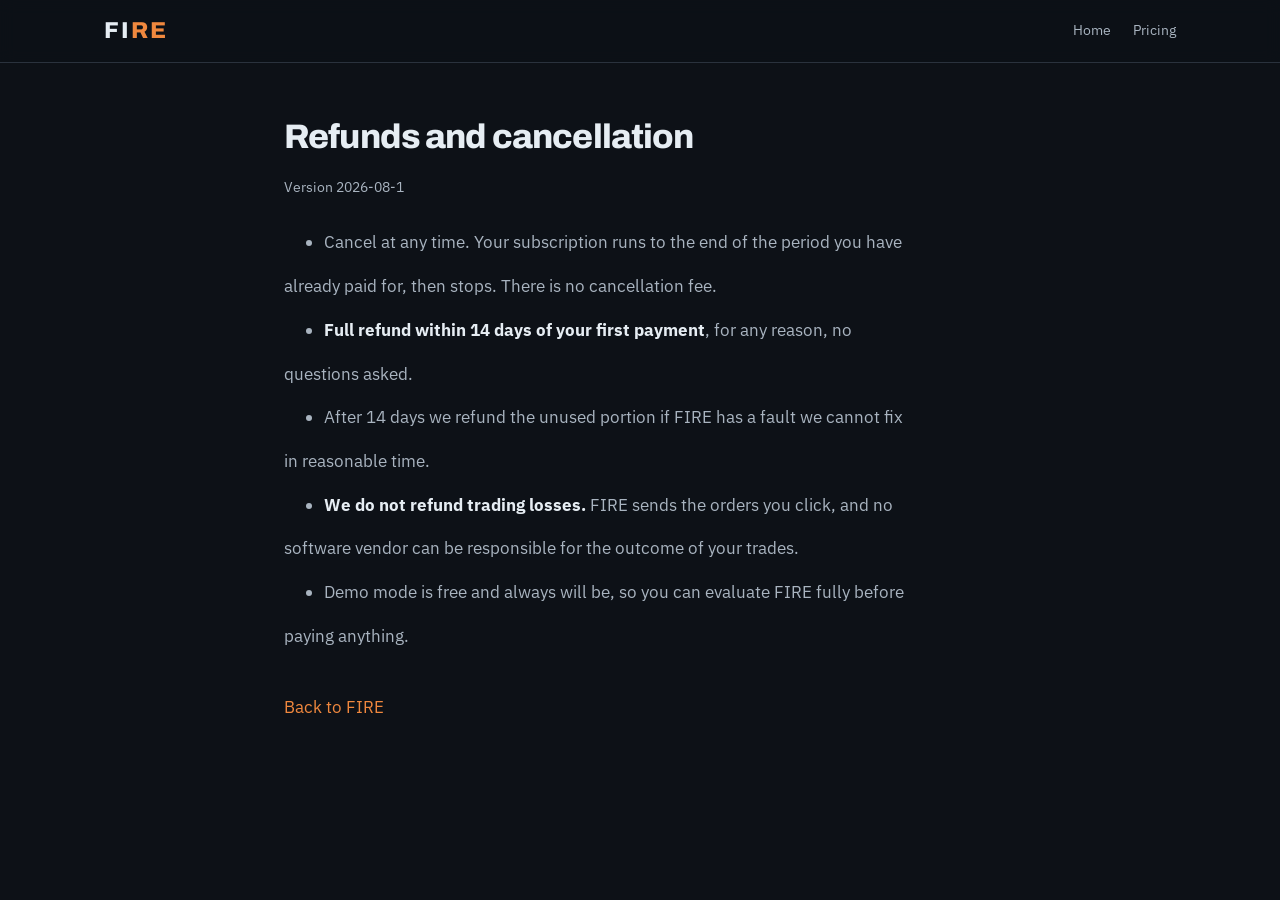
<file: site/legal/refunds.html>
<!doctype html>
<html lang="en">
<head>
<meta charset="utf-8">
<meta name="viewport" content="width=device-width, initial-scale=1">
<title>Refunds and cancellation — FIRE</title>
<link rel="preconnect" href="https://fonts.googleapis.com">
<link rel="preconnect" href="https://fonts.gstatic.com" crossorigin>
<link rel="stylesheet" href="https://fonts.googleapis.com/css2?family=Archivo:wght@600;700;800&family=IBM+Plex+Mono:wght@400;500;600&family=IBM+Plex+Sans:wght@400;500;600&display=swap">
<link rel="stylesheet" href="../style.css">
<style>
  .doc { max-width: 76ch; }
  .doc p { color: var(--text-dim); }
  .doc li { color: var(--text-dim); margin-bottom: 8px; }
  .doc strong { color: var(--text); }
  .doc blockquote {
    border-left: 3px solid var(--accent); margin: 22px 0; padding: 6px 20px;
    color: var(--text-dim);
  }
  .updated { color: var(--text-faint); font-size: 14px; margin-bottom: 30px; }
</style>
</head>
<body>
<header>
  <div class="wrap bar">
    <div class="logo">FI<span>RE</span></div>
    <nav><a href="/">Home</a><a href="/#pricing">Pricing</a></nav>
  </div>
</header>
<section style="padding-top:56px">
  <div class="wrap doc">
    <h1 style="font-size:34px">Refunds and cancellation</h1>
    <p class="updated">Version 2026-08-1</p>
    <ul>
      <li>Cancel at any time. Your subscription runs to the end of the period you have</li>
    </ul>
    <p>already paid for, then stops. There is no cancellation fee.</p>
    <ul>
      <li><strong>Full refund within 14 days of your first payment</strong>, for any reason, no</li>
    </ul>
    <p>questions asked.</p>
    <ul>
      <li>After 14 days we refund the unused portion if FIRE has a fault we cannot fix</li>
    </ul>
    <p>in reasonable time.</p>
    <ul>
      <li><strong>We do not refund trading losses.</strong> FIRE sends the orders you click, and no</li>
    </ul>
    <p>software vendor can be responsible for the outcome of your trades.</p>
    <ul>
      <li>Demo mode is free and always will be, so you can evaluate FIRE fully before</li>
    </ul>
    <p>paying anything.</p>
    <p style="margin-top:44px"><a href="/">Back to FIRE</a></p>
  </div>
</section>
</body>
</html>
</file>
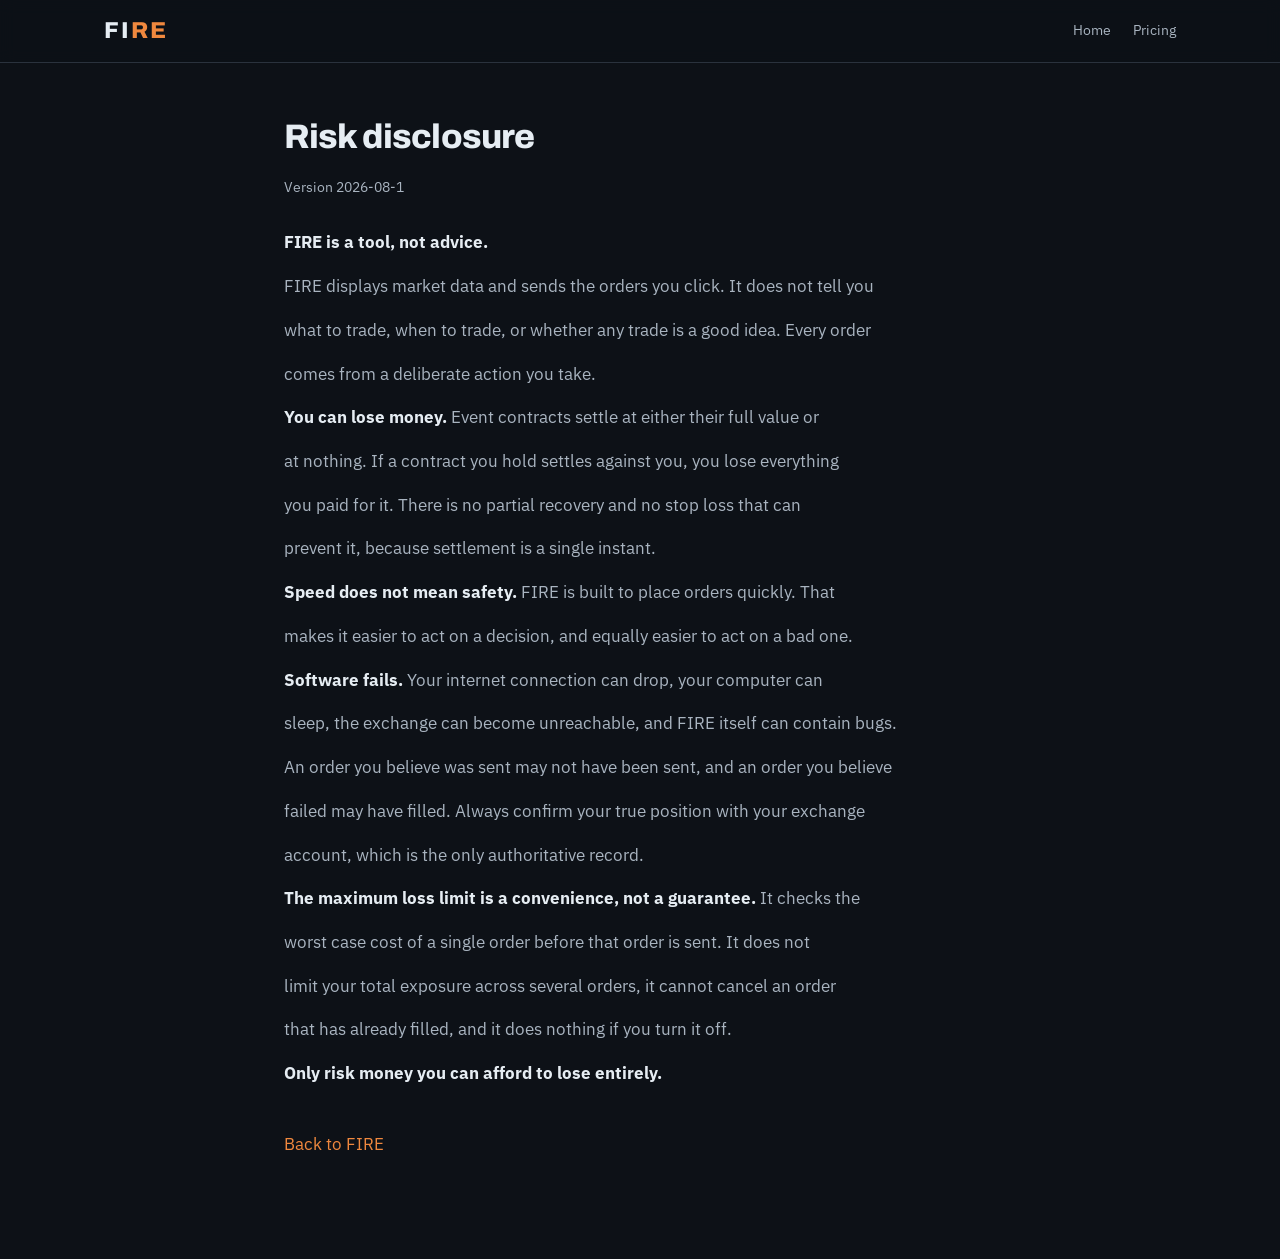
<file: site/legal/risk.html>
<!doctype html>
<html lang="en">
<head>
<meta charset="utf-8">
<meta name="viewport" content="width=device-width, initial-scale=1">
<title>Risk disclosure — FIRE</title>
<link rel="preconnect" href="https://fonts.googleapis.com">
<link rel="preconnect" href="https://fonts.gstatic.com" crossorigin>
<link rel="stylesheet" href="https://fonts.googleapis.com/css2?family=Archivo:wght@600;700;800&family=IBM+Plex+Mono:wght@400;500;600&family=IBM+Plex+Sans:wght@400;500;600&display=swap">
<link rel="stylesheet" href="../style.css">
<style>
  .doc { max-width: 76ch; }
  .doc p { color: var(--text-dim); }
  .doc li { color: var(--text-dim); margin-bottom: 8px; }
  .doc strong { color: var(--text); }
  .doc blockquote {
    border-left: 3px solid var(--accent); margin: 22px 0; padding: 6px 20px;
    color: var(--text-dim);
  }
  .updated { color: var(--text-faint); font-size: 14px; margin-bottom: 30px; }
</style>
</head>
<body>
<header>
  <div class="wrap bar">
    <div class="logo">FI<span>RE</span></div>
    <nav><a href="/">Home</a><a href="/#pricing">Pricing</a></nav>
  </div>
</header>
<section style="padding-top:56px">
  <div class="wrap doc">
    <h1 style="font-size:34px">Risk disclosure</h1>
    <p class="updated">Version 2026-08-1</p>
    <p><strong>FIRE is a tool, not advice.</strong></p>
    <p>FIRE displays market data and sends the orders you click. It does not tell you</p>
    <p>what to trade, when to trade, or whether any trade is a good idea. Every order</p>
    <p>comes from a deliberate action you take.</p>
    <p><strong>You can lose money.</strong> Event contracts settle at either their full value or</p>
    <p>at nothing. If a contract you hold settles against you, you lose everything</p>
    <p>you paid for it. There is no partial recovery and no stop loss that can</p>
    <p>prevent it, because settlement is a single instant.</p>
    <p><strong>Speed does not mean safety.</strong> FIRE is built to place orders quickly. That</p>
    <p>makes it easier to act on a decision, and equally easier to act on a bad one.</p>
    <p><strong>Software fails.</strong> Your internet connection can drop, your computer can</p>
    <p>sleep, the exchange can become unreachable, and FIRE itself can contain bugs.</p>
    <p>An order you believe was sent may not have been sent, and an order you believe</p>
    <p>failed may have filled. Always confirm your true position with your exchange</p>
    <p>account, which is the only authoritative record.</p>
    <p><strong>The maximum loss limit is a convenience, not a guarantee.</strong> It checks the</p>
    <p>worst case cost of a single order before that order is sent. It does not</p>
    <p>limit your total exposure across several orders, it cannot cancel an order</p>
    <p>that has already filled, and it does nothing if you turn it off.</p>
    <p><strong>Only risk money you can afford to lose entirely.</strong></p>
    <p style="margin-top:44px"><a href="/">Back to FIRE</a></p>
  </div>
</section>
</body>
</html>
</file>
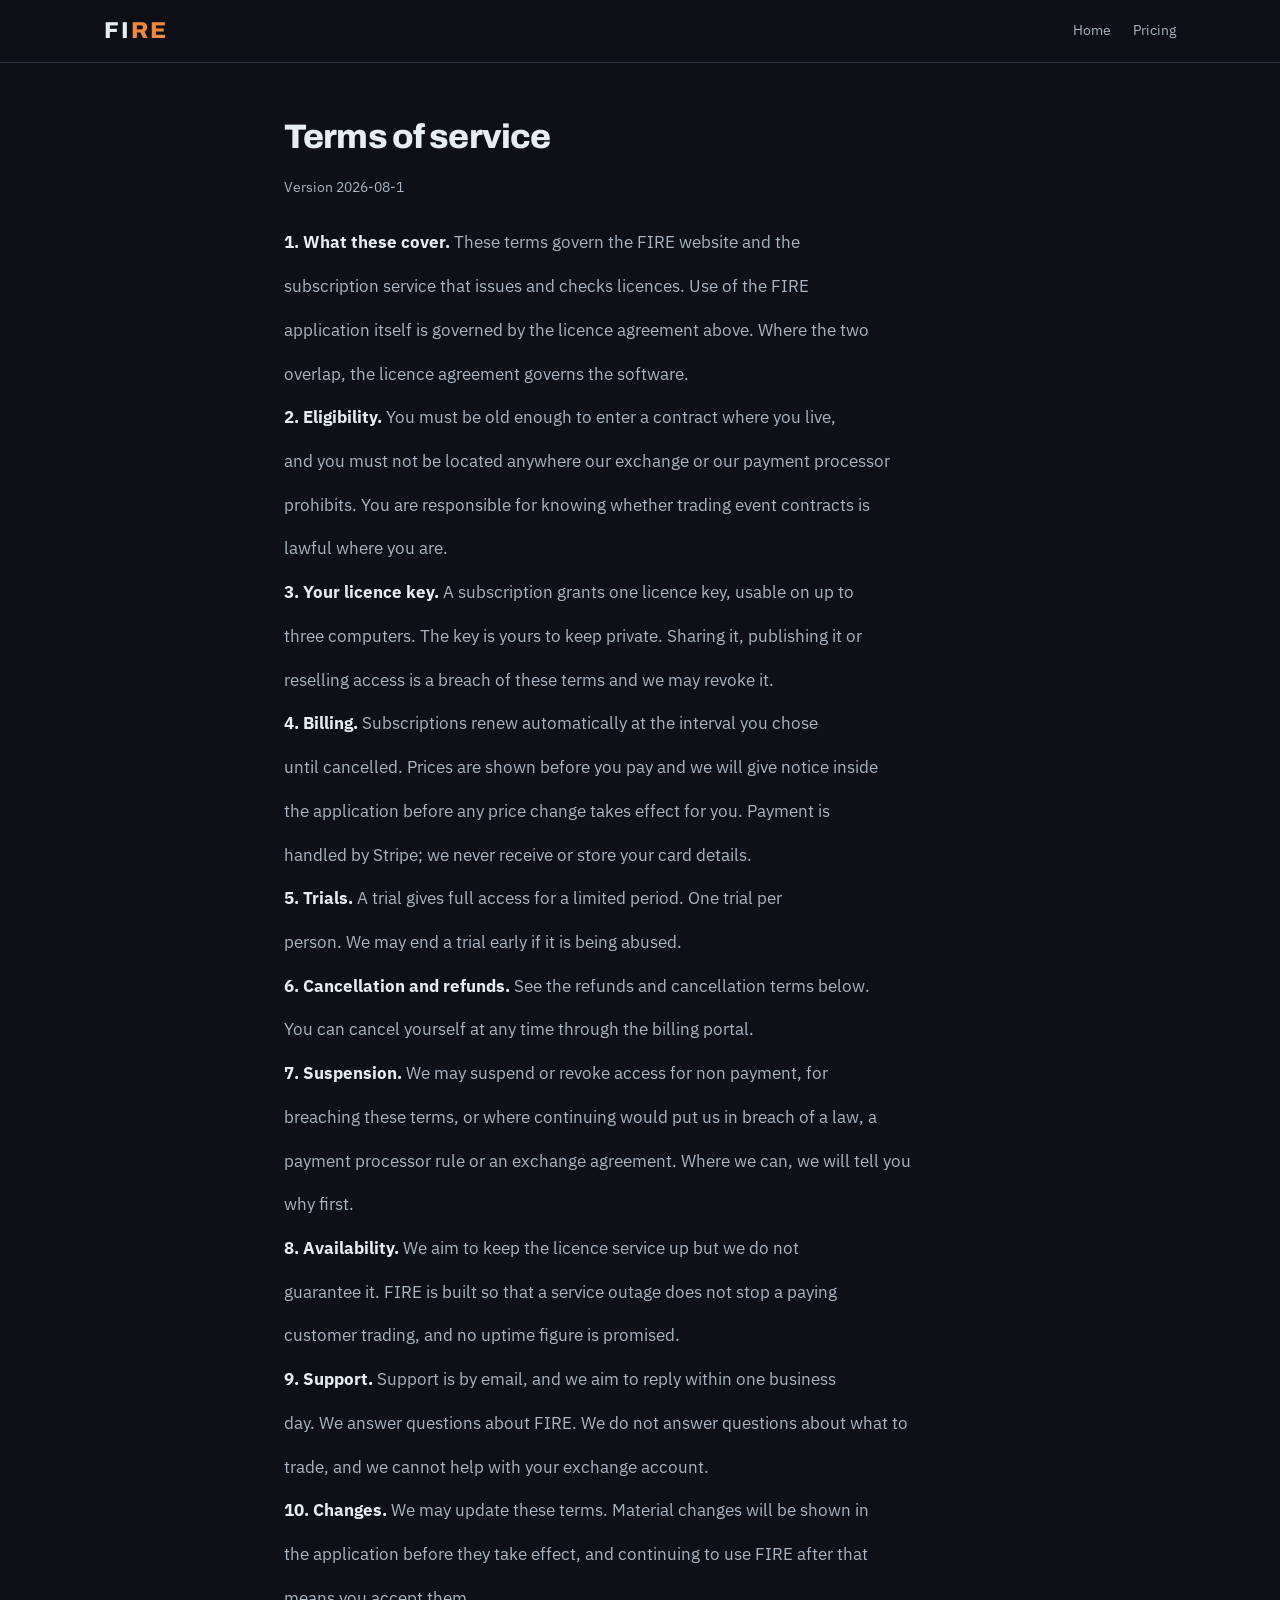
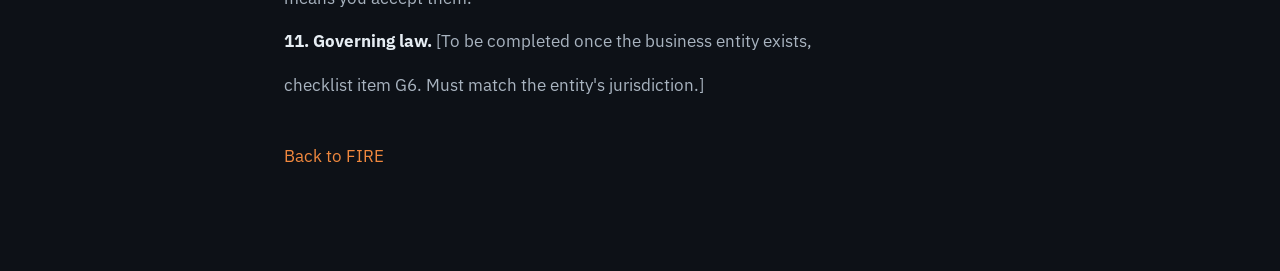
<file: site/legal/terms.html>
<!doctype html>
<html lang="en">
<head>
<meta charset="utf-8">
<meta name="viewport" content="width=device-width, initial-scale=1">
<title>Terms of service — FIRE</title>
<link rel="preconnect" href="https://fonts.googleapis.com">
<link rel="preconnect" href="https://fonts.gstatic.com" crossorigin>
<link rel="stylesheet" href="https://fonts.googleapis.com/css2?family=Archivo:wght@600;700;800&family=IBM+Plex+Mono:wght@400;500;600&family=IBM+Plex+Sans:wght@400;500;600&display=swap">
<link rel="stylesheet" href="../style.css">
<style>
  .doc { max-width: 76ch; }
  .doc p { color: var(--text-dim); }
  .doc li { color: var(--text-dim); margin-bottom: 8px; }
  .doc strong { color: var(--text); }
  .doc blockquote {
    border-left: 3px solid var(--accent); margin: 22px 0; padding: 6px 20px;
    color: var(--text-dim);
  }
  .updated { color: var(--text-faint); font-size: 14px; margin-bottom: 30px; }
</style>
</head>
<body>
<header>
  <div class="wrap bar">
    <div class="logo">FI<span>RE</span></div>
    <nav><a href="/">Home</a><a href="/#pricing">Pricing</a></nav>
  </div>
</header>
<section style="padding-top:56px">
  <div class="wrap doc">
    <h1 style="font-size:34px">Terms of service</h1>
    <p class="updated">Version 2026-08-1</p>
    <p><strong>1. What these cover.</strong> These terms govern the FIRE website and the</p>
    <p>subscription service that issues and checks licences. Use of the FIRE</p>
    <p>application itself is governed by the licence agreement above. Where the two</p>
    <p>overlap, the licence agreement governs the software.</p>
    <p><strong>2. Eligibility.</strong> You must be old enough to enter a contract where you live,</p>
    <p>and you must not be located anywhere our exchange or our payment processor</p>
    <p>prohibits. You are responsible for knowing whether trading event contracts is</p>
    <p>lawful where you are.</p>
    <p><strong>3. Your licence key.</strong> A subscription grants one licence key, usable on up to</p>
    <p>three computers. The key is yours to keep private. Sharing it, publishing it or</p>
    <p>reselling access is a breach of these terms and we may revoke it.</p>
    <p><strong>4. Billing.</strong> Subscriptions renew automatically at the interval you chose</p>
    <p>until cancelled. Prices are shown before you pay and we will give notice inside</p>
    <p>the application before any price change takes effect for you. Payment is</p>
    <p>handled by Stripe; we never receive or store your card details.</p>
    <p><strong>5. Trials.</strong> A trial gives full access for a limited period. One trial per</p>
    <p>person. We may end a trial early if it is being abused.</p>
    <p><strong>6. Cancellation and refunds.</strong> See the refunds and cancellation terms below.</p>
    <p>You can cancel yourself at any time through the billing portal.</p>
    <p><strong>7. Suspension.</strong> We may suspend or revoke access for non payment, for</p>
    <p>breaching these terms, or where continuing would put us in breach of a law, a</p>
    <p>payment processor rule or an exchange agreement. Where we can, we will tell you</p>
    <p>why first.</p>
    <p><strong>8. Availability.</strong> We aim to keep the licence service up but we do not</p>
    <p>guarantee it. FIRE is built so that a service outage does not stop a paying</p>
    <p>customer trading, and no uptime figure is promised.</p>
    <p><strong>9. Support.</strong> Support is by email, and we aim to reply within one business</p>
    <p>day. We answer questions about FIRE. We do not answer questions about what to</p>
    <p>trade, and we cannot help with your exchange account.</p>
    <p><strong>10. Changes.</strong> We may update these terms. Material changes will be shown in</p>
    <p>the application before they take effect, and continuing to use FIRE after that</p>
    <p>means you accept them.</p>
    <p><strong>11. Governing law.</strong> [To be completed once the business entity exists,</p>
    <p>checklist item G6. Must match the entity&#x27;s jurisdiction.]</p>
    <p style="margin-top:44px"><a href="/">Back to FIRE</a></p>
  </div>
</section>
</body>
</html>
</file>
<file: site/style.css>
/* FIRE marketing site.
   One stylesheet, no framework. The terminal's own palette and a type system
   borrowed from the same world, so the site and the product read as one thing.

   Archivo for headlines: an industrial grotesque with enough width and weight
   to carry a price. IBM Plex Sans for reading, IBM Plex Mono for anything that
   is data: eyebrows, prices, tickers, keys. The terminal itself sets its
   numbers in a mono face, and the site does the same, so a screenshot sits
   inside the page rather than on top of it.

   Deliberately single theme. It is a dark terminal; a light version of this
   page would be a different product. Every colour is painted explicitly so the
   page holds on any host background. */

:root {
  --ground: #0d1117;
  --panel: #161b22;
  --panel-hi: #1f2630;
  --rule: #2a323d;
  --text: #e6edf3;
  --text-dim: #a9b4c0;
  --text-faint: #6e7c8c;
  --accent: #f0883e;
  --yes: #2ea043;
  --no: #d64550;
  --live: #d64550;
  --demo: #2f81f7;
  --max: 1120px;

  --display: "Archivo", "Helvetica Neue", Arial, sans-serif;
  --body: "IBM Plex Sans", -apple-system, BlinkMacSystemFont, "Segoe UI",
          Roboto, Helvetica, Arial, sans-serif;
  --mono: "IBM Plex Mono", ui-monospace, "Cascadia Mono", Consolas, monospace;
}

* { box-sizing: border-box; }

html { scroll-behavior: smooth; }

body {
  margin: 0;
  background: var(--ground);
  color: var(--text);
  font: 400 16.5px/1.65 var(--body);
  -webkit-font-smoothing: antialiased;
  font-variant-numeric: tabular-nums;
}

a { color: var(--accent); text-decoration: none; }
a:hover { text-decoration: underline; }

.wrap { max-width: var(--max); margin: 0 auto; padding: 0 24px; }

/* -- header ------------------------------------------------------------- */
header {
  position: sticky; top: 0; z-index: 50;
  background: rgba(13, 17, 23, 0.92);
  backdrop-filter: blur(8px);
  border-bottom: 1px solid var(--rule);
}
.bar { display: flex; align-items: center; gap: 28px; height: 62px; }
.logo {
  font-family: var(--display);
  font-weight: 800; font-size: 23px; letter-spacing: 0.08em;
  color: var(--text);
}
.logo span { color: var(--accent); }
nav { display: flex; gap: 22px; margin-left: auto; align-items: center; }
nav a { color: var(--text-dim); font-size: 14px; }
nav a:hover { color: var(--text); text-decoration: none; }

.btn {
  display: inline-block; border-radius: 6px; font-weight: 600;
  padding: 12px 22px; font-size: 15px; border: 1px solid transparent;
  cursor: pointer; text-align: center; font-family: var(--body);
  transition: background-color .15s ease, border-color .15s ease, color .15s ease;
}
.btn:focus-visible { outline: 2px solid var(--accent); outline-offset: 3px; }
.btn-primary { background: var(--accent); color: #12171e; }
.btn-primary:hover { background: #ff9a52; text-decoration: none; }
.btn-ghost { border-color: var(--rule); color: var(--text-dim); background: transparent; }
.btn-ghost:hover { border-color: var(--text-faint); color: var(--text); text-decoration: none; }
.btn-sm { padding: 8px 14px; font-size: 14px; }

/* -- sections ----------------------------------------------------------- */
section { padding: 84px 0; border-bottom: 1px solid var(--rule); }
section:last-of-type { border-bottom: 0; }
h1 {
  font-family: var(--display); font-weight: 800;
  font-size: clamp(38px, 5.4vw, 58px); line-height: 1.04;
  margin: 0 0 22px; letter-spacing: -0.025em; text-wrap: balance;
}
h2 {
  font-family: var(--display); font-weight: 700;
  font-size: clamp(26px, 3vw, 33px); margin: 0 0 14px;
  letter-spacing: -0.015em; text-wrap: balance;
}
h3 { font-family: var(--display); font-weight: 700; font-size: 18px;
     margin: 0 0 8px; letter-spacing: -0.005em; }
.lede { font-size: 19px; color: var(--text-dim); max-width: 62ch; line-height: 1.62; }
/* Eyebrows are set in the data face on purpose: they are labels on an
   instrument, not headings in an essay. */
.eyebrow {
  font-family: var(--mono);
  font-size: 11.5px; letter-spacing: 0.18em; text-transform: uppercase;
  color: var(--accent); margin-bottom: 16px; font-weight: 500;
}

.hero { padding-top: 76px; padding-bottom: 56px; }
.hero .cta { display: flex; gap: 12px; margin-top: 30px; flex-wrap: wrap; }
.hero-note { margin-top: 16px; font-size: 14px; color: var(--text-faint); }

figure { margin: 44px 0 0; }
figure img {
  width: 100%; height: auto; display: block;
  border: 1px solid var(--rule); border-radius: 10px;
  box-shadow: 0 24px 60px rgba(0, 0, 0, 0.55);
}
figcaption {
  margin-top: 12px; font-size: 13px; color: var(--text-faint); text-align: center;
}

.grid { display: grid; gap: 20px; margin-top: 36px; }
.g2 { grid-template-columns: repeat(2, 1fr); }
.g3 { grid-template-columns: repeat(3, 1fr); }

.card {
  background: var(--panel); border: 1px solid var(--rule);
  border-radius: 10px; padding: 24px;
}
.card h3 { color: var(--text); }
.card p { margin: 0; color: var(--text-dim); font-size: 15px; }

.does, .doesnt { border-radius: 10px; padding: 26px 28px; border: 1px solid var(--rule); }
.does { background: rgba(46, 160, 67, 0.06); border-color: rgba(46, 160, 67, 0.35); }
.doesnt { background: rgba(214, 69, 80, 0.06); border-color: rgba(214, 69, 80, 0.35); }
.does h3 { color: var(--yes); }
.doesnt h3 { color: var(--no); }
.does ul, .doesnt ul { margin: 14px 0 0; padding-left: 20px; color: var(--text-dim); }
.does li, .doesnt li { margin-bottom: 9px; }

.tag {
  display: inline-block; font-family: var(--mono); font-size: 11px;
  font-weight: 600; letter-spacing: 0.12em;
  padding: 4px 9px; border-radius: 4px; text-transform: uppercase;
}
.tag-demo { background: var(--demo); color: #fff; }
.tag-live { background: var(--live); color: #fff; }

/* -- pricing ------------------------------------------------------------ */
.prices { display: grid; grid-template-columns: repeat(2, 1fr); gap: 20px; margin-top: 36px; }
.price {
  background: var(--panel); border: 1px solid var(--rule);
  border-radius: 12px; padding: 30px; position: relative;
}
.price.featured { border-color: var(--accent); }
.price .flag {
  position: absolute; top: -11px; left: 30px; background: var(--accent);
  color: #12171e; font-family: var(--mono); font-size: 11px; font-weight: 600;
  letter-spacing: 0.12em; padding: 4px 11px; border-radius: 4px;
  text-transform: uppercase;
}
.amount {
  font-family: var(--mono); font-size: 46px; font-weight: 600;
  letter-spacing: -0.03em; color: var(--text);
}
.per { color: var(--text-faint); font-size: 15px; font-weight: 400;
       font-family: var(--body); }
.price ul { list-style: none; padding: 0; margin: 22px 0; color: var(--text-dim); font-size: 15px; }
.price li { padding: 7px 0 7px 26px; position: relative; }
.price li::before {
  content: "✓"; position: absolute; left: 0; color: var(--yes); font-weight: 700;
}
.price .btn { width: 100%; }

.waitlist {
  margin-top: 34px; padding: 28px 30px; border-radius: 12px;
  background: var(--panel); border: 1px solid var(--accent);
}
.waitlist input:focus-visible { outline: 2px solid var(--accent); outline-offset: 2px; }

.founding {
  margin-top: 24px; padding: 20px 24px; border-radius: 10px;
  border: 1px dashed var(--accent); background: rgba(240, 136, 62, 0.06);
  color: var(--text-dim); font-size: 15px;
}

/* -- faq ---------------------------------------------------------------- */
details {
  border-bottom: 1px solid var(--rule); padding: 18px 0;
}
details summary {
  cursor: pointer; font-weight: 600; font-size: 17px; list-style: none;
  font-family: var(--display);
  display: flex; justify-content: space-between; align-items: center;
}
details summary::-webkit-details-marker { display: none; }
details summary::after { content: "+"; color: var(--text-faint); font-size: 22px; }
details[open] summary::after { content: "−"; }
details p { color: var(--text-dim); margin: 12px 0 0; max-width: 76ch; }

/* -- footer ------------------------------------------------------------- */
footer { padding: 46px 0 64px; color: var(--text-faint); font-size: 14px; }
.foot-grid { display: grid; grid-template-columns: 2fr 1fr 1fr; gap: 32px; }
footer h4 { color: var(--text-dim); font-family: var(--mono); font-size: 11.5px;
            letter-spacing: 0.16em; text-transform: uppercase; margin: 0 0 14px;
            font-weight: 500; }
footer ul { list-style: none; padding: 0; margin: 0; }
footer li { margin-bottom: 8px; }
footer a { color: var(--text-faint); }
.disclaimer {
  margin-top: 36px; padding-top: 24px; border-top: 1px solid var(--rule);
  font-size: 13px; line-height: 1.7; color: var(--text-faint); max-width: 90ch;
}

.callout {
  background: var(--panel-hi); border-left: 3px solid var(--accent);
  padding: 18px 22px; border-radius: 0 8px 8px 0; color: var(--text-dim);
  font-size: 15px; margin-top: 28px;
}

.pending {
  background: rgba(240, 136, 62, 0.08); border: 1px solid var(--accent);
  color: var(--text-dim); border-radius: 8px; padding: 14px 18px;
  font-size: 14px; text-align: center;
}

code, .mono {
  font-family: var(--mono);
  background: var(--panel-hi); padding: 2px 6px; border-radius: 4px;
  font-size: 0.92em; color: var(--text);
}

@media (max-width: 860px) {
  h1 { font-size: 38px; }
  .g2, .g3, .prices, .foot-grid { grid-template-columns: 1fr; }
  nav a:not(.btn) { display: none; }
  section { padding: 60px 0; }
}

@media (prefers-reduced-motion: reduce) {
  html { scroll-behavior: auto; }
  * { transition: none !important; animation: none !important; }
}
</file>
